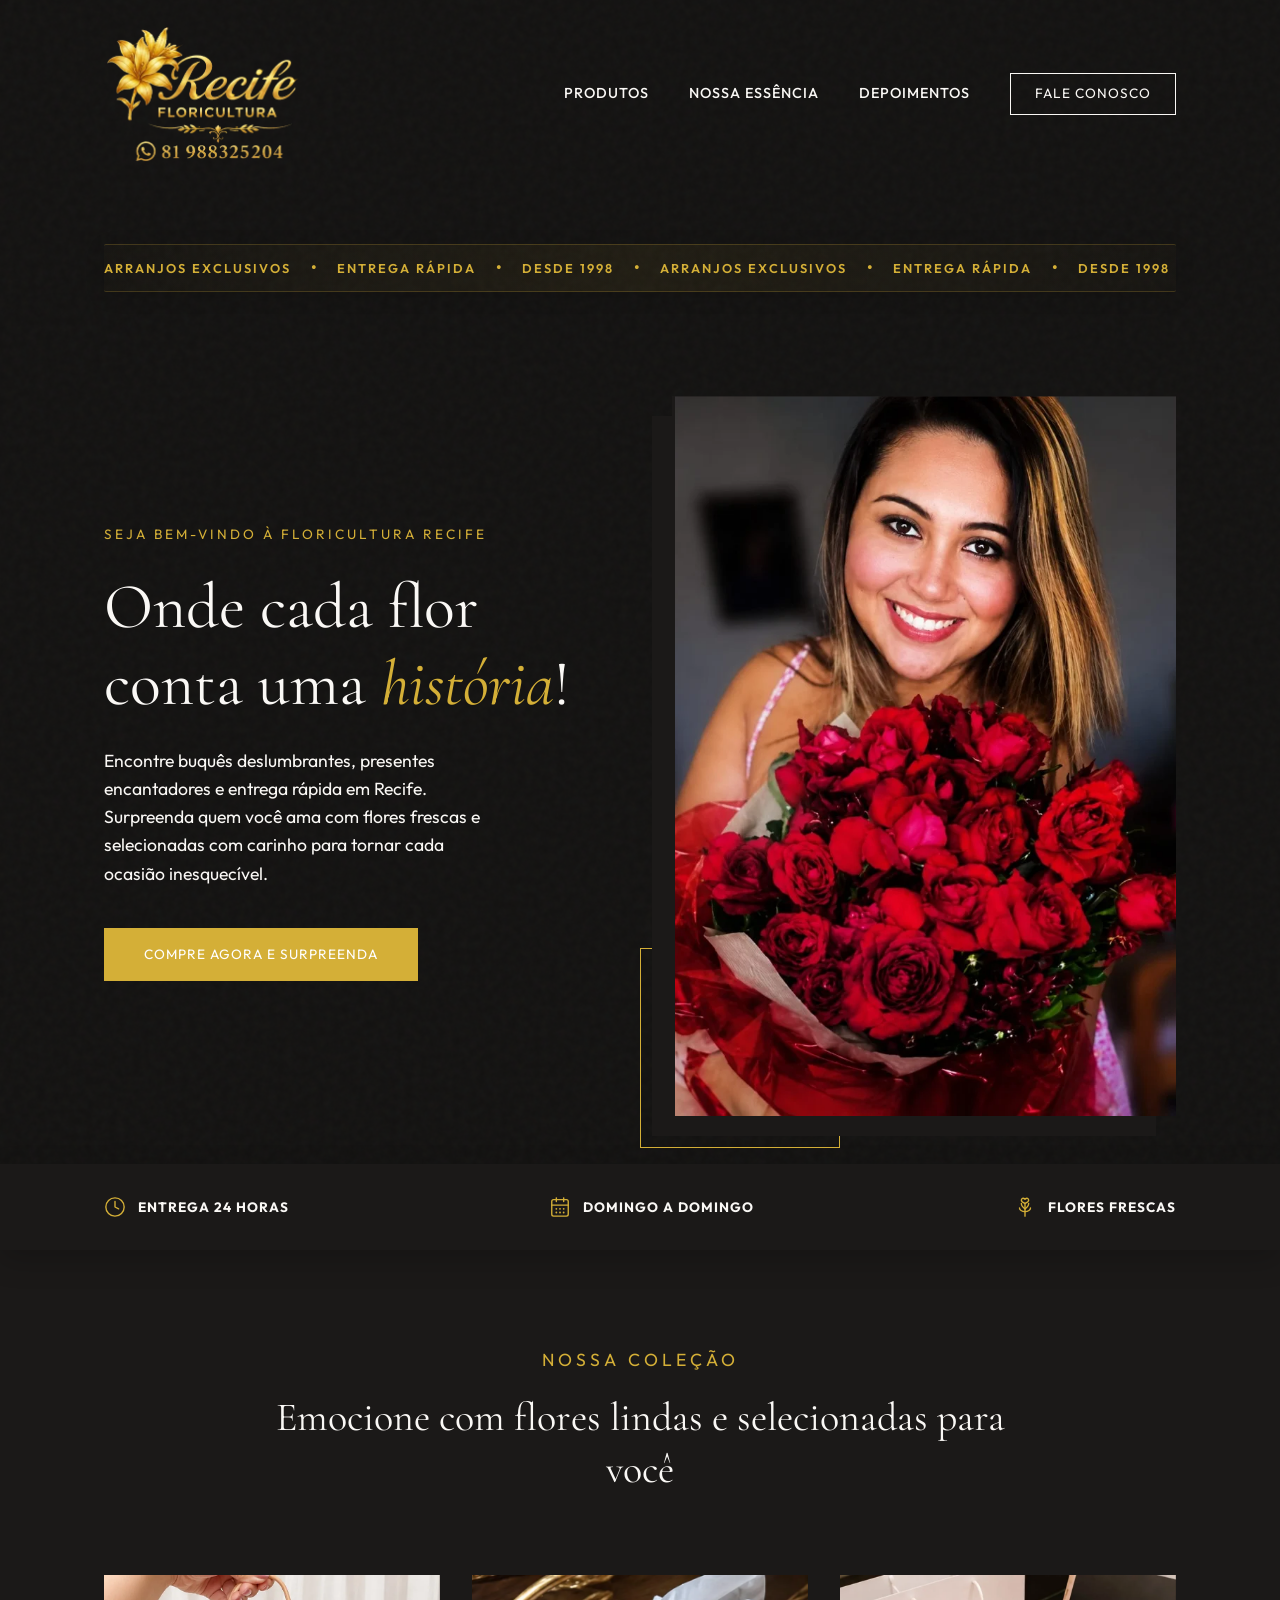
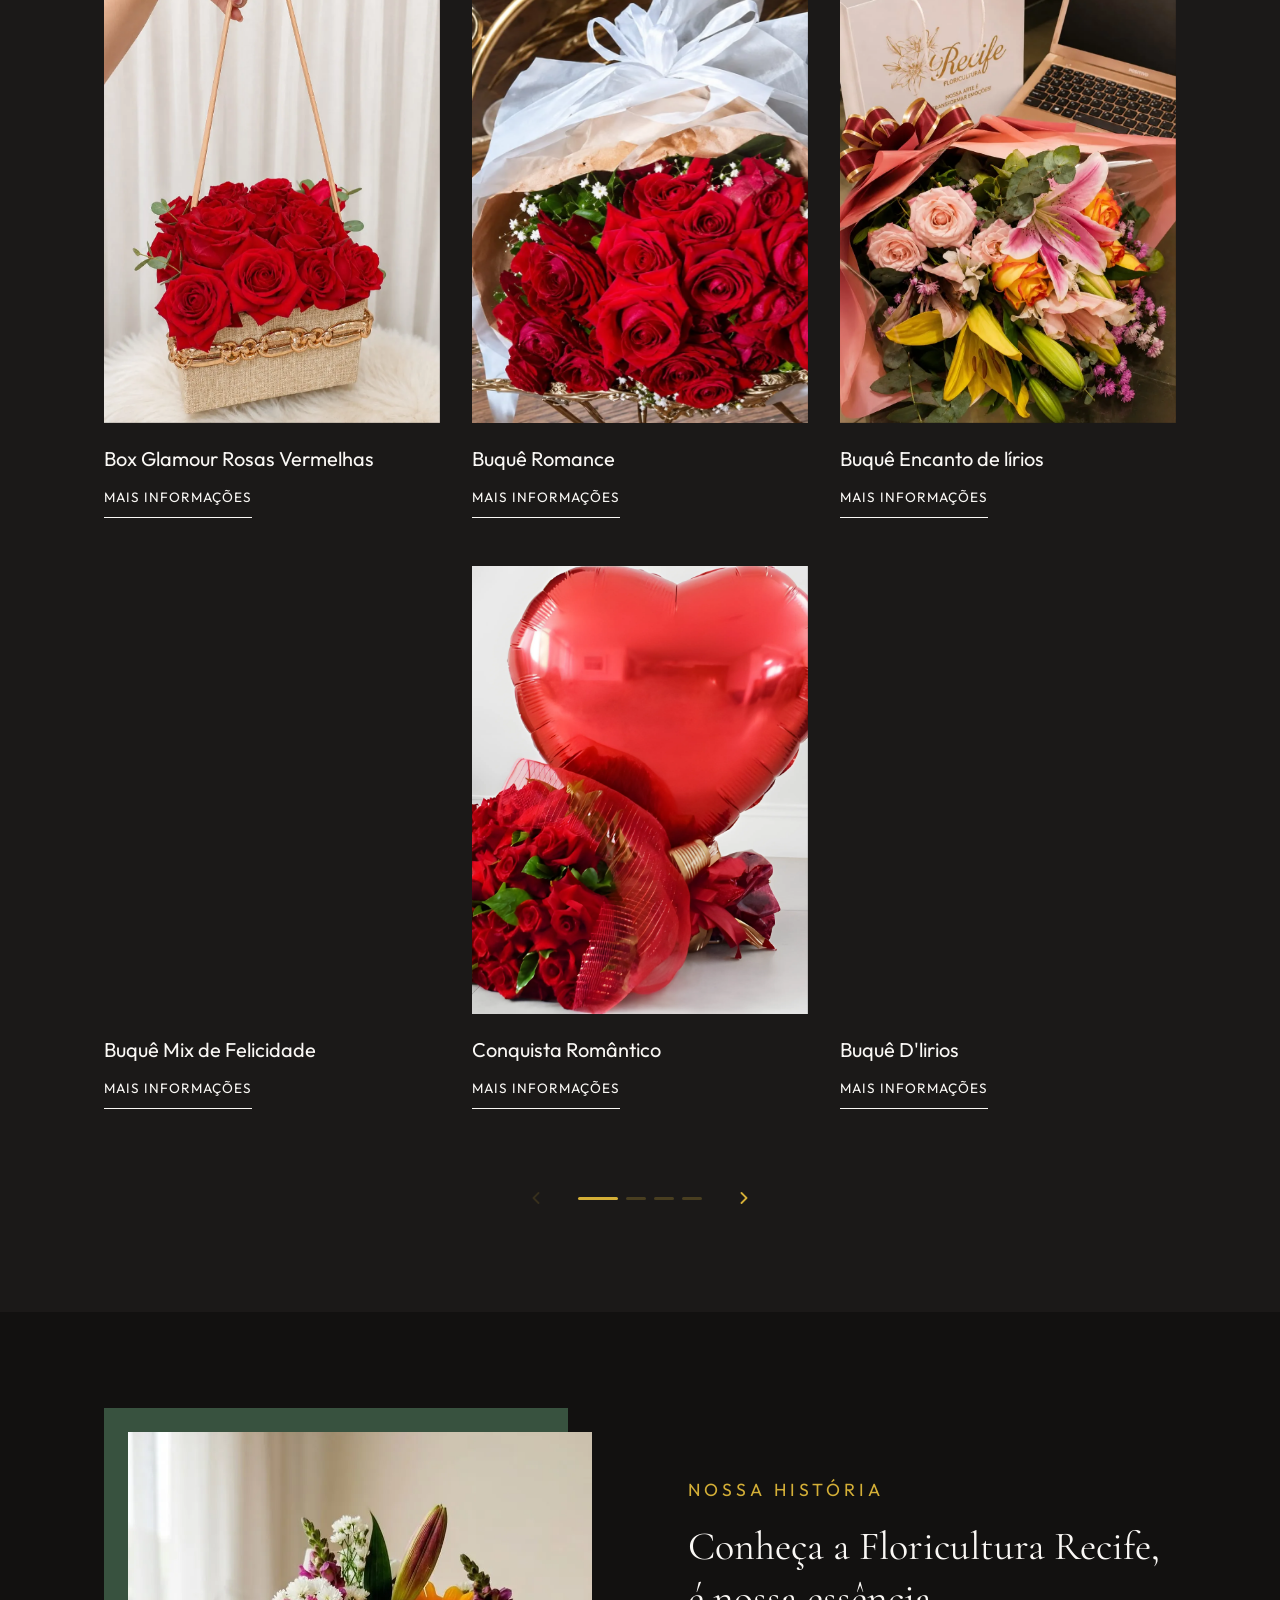
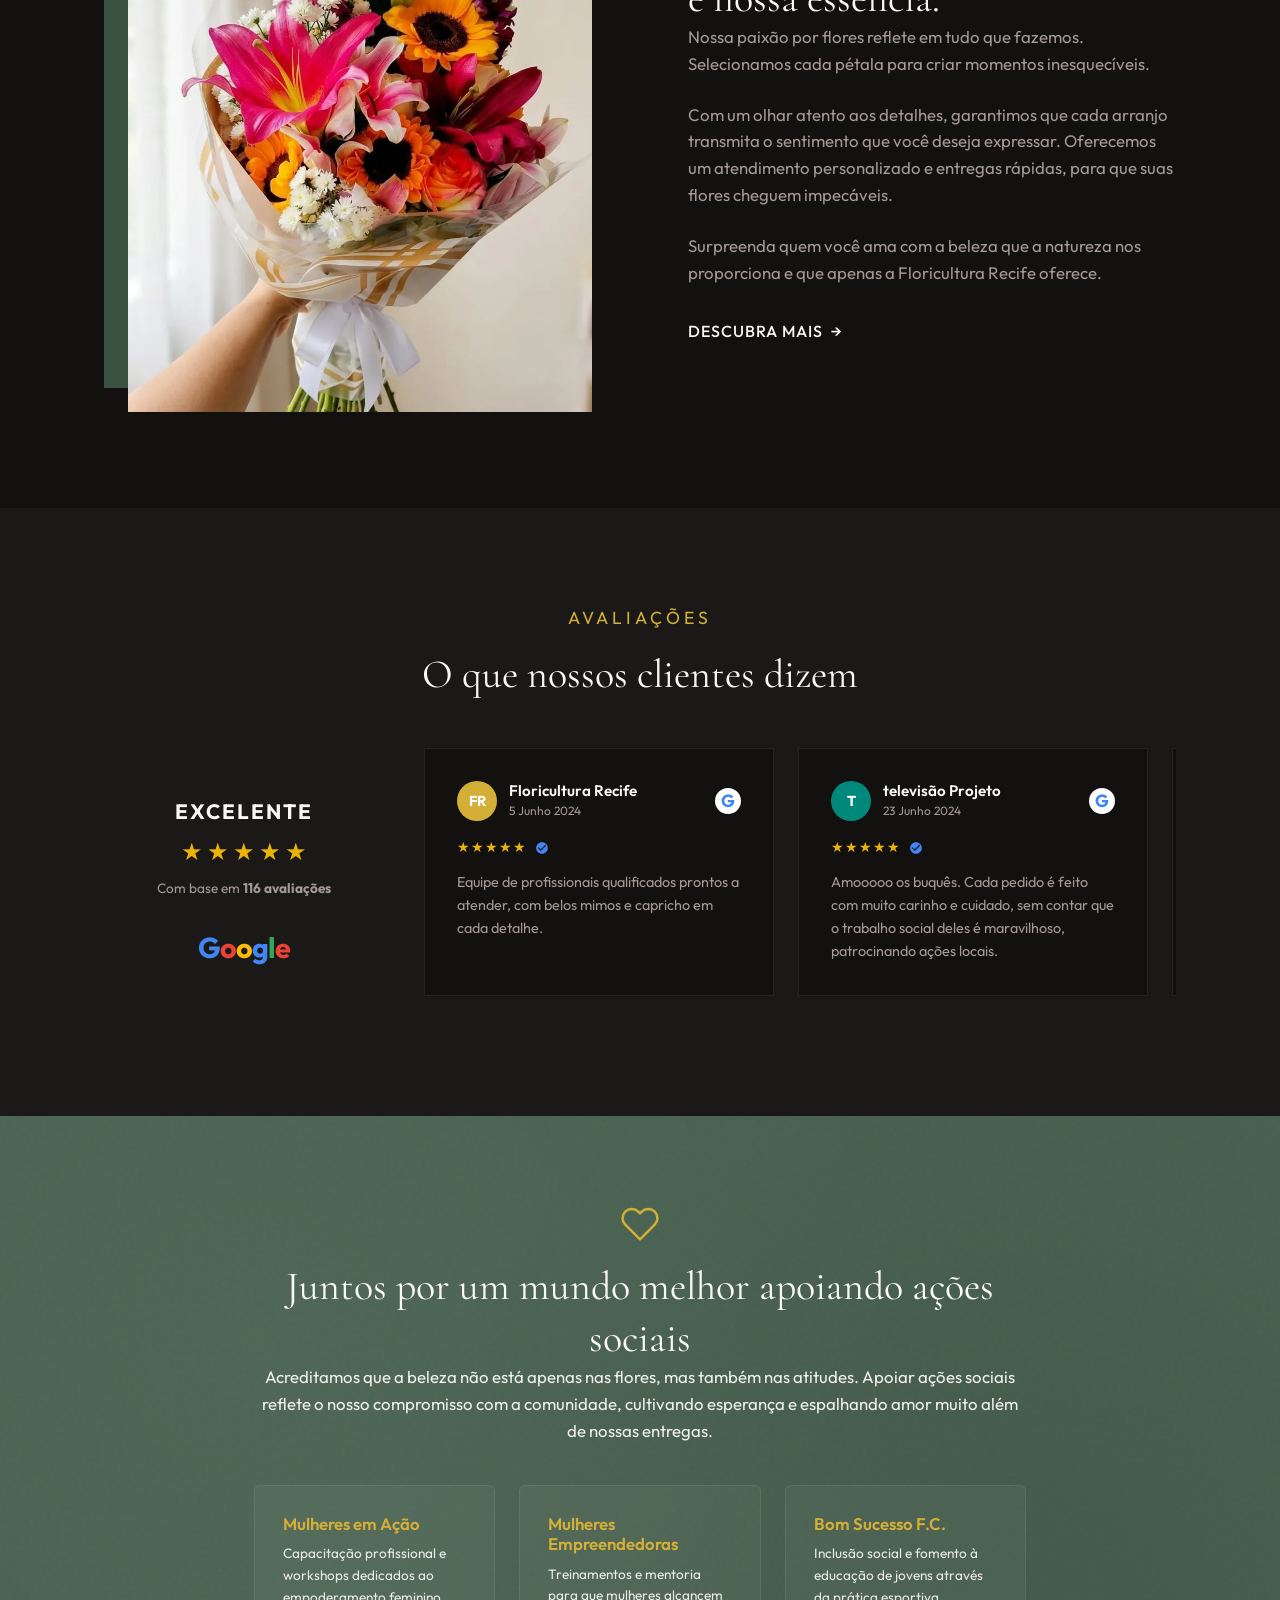
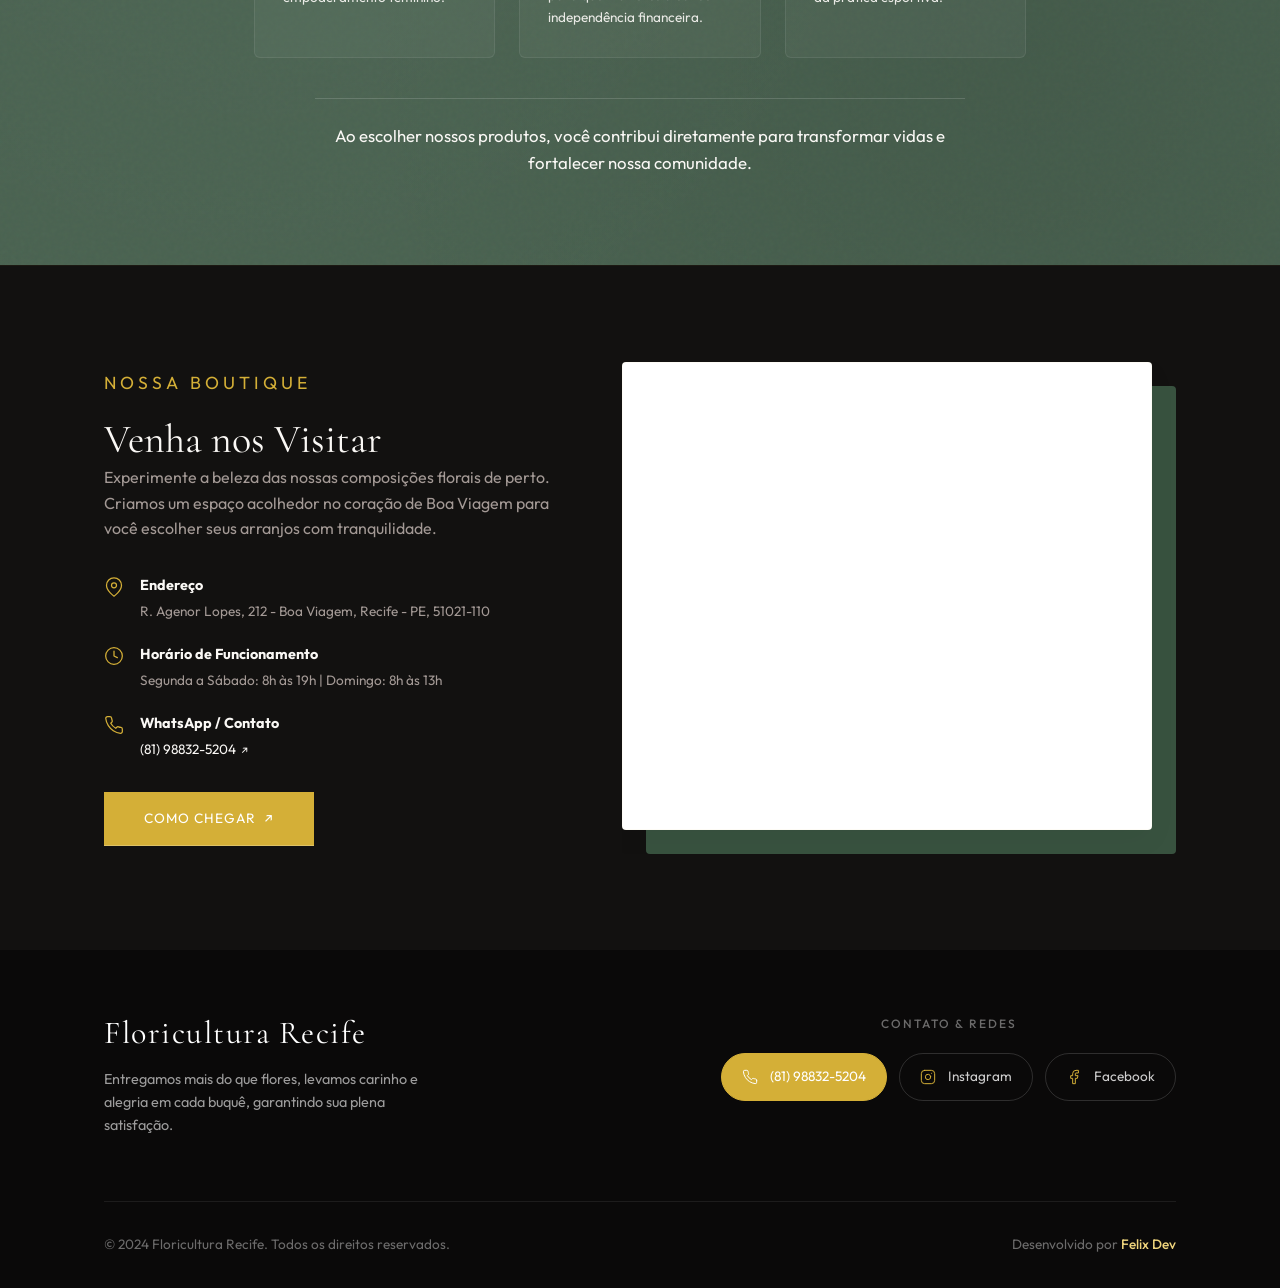
<file: index.html>
<!DOCTYPE html>
<html lang="pt-BR">

<head>
    <meta charset="UTF-8">
    <meta name="viewport" content="width=device-width, initial-scale=1.0">
    <title>Floricultura Recife | Onde cada flor conta uma história</title>
    <meta name="description"
        content="Seja bem-vindo à Floricultura Recife, onde cada flor conta uma história! Encontre buquês deslumbrantes, presentes encantadores e entrega rápida em Recife.">

    <!-- Google Fonts -->
    <link rel="preconnect" href="https://fonts.googleapis.com">
    <link rel="preconnect" href="https://fonts.gstatic.com" crossorigin>
    <link rel="preload" href="https://fonts.googleapis.com/css2?family=Cormorant+Garamond:ital,wght@0,300;0,400;0,500;0,600;0,700;1,400&family=Outfit:wght@300;400;500;600&display=swap" as="style" onload="this.onload=null;this.rel='stylesheet'">
    <noscript><link href="https://fonts.googleapis.com/css2?family=Cormorant+Garamond:ital,wght@0,300;0,400;0,500;0,600;0,700;1,400&family=Outfit:wght@300;400;500;600&display=swap" rel="stylesheet"></noscript>

    <link rel="icon" type="image/png" href="images/logo.png">
    <link rel="apple-touch-icon" href="images/logo.png">
    <link rel="preload" href="images/hero_floral_arrangement.webp" as="image" fetchpriority="high">
    <link rel="preload" href="styles.css?v=2.0.0" as="style">
    <link rel="stylesheet" href="styles.css?v=2.0.0">
</head>

<body>

    <!-- Navigation -->
    <nav class="navbar">
        <div class="container nav-container">
            <a href="https://wa.me/558188325204" class="logo" target="_blank" rel="noopener">
                <img src="images/logo.webp" alt="Floricultura Recife Logo" class="logo-img" decoding="async" width="212" height="150">
            </a>
            <button class="nav-toggle" aria-label="Menu">
                <span></span>
                <span></span>
                <span></span>
            </button>
            <div class="nav-links">
                <a href="#produtos">Produtos</a>
                <a href="#essencia">Nossa Essência</a>
                <a href="#depoimentos">Depoimentos</a>
                <a href="#contato" class="btn-outline">Fale Conosco</a>
            </div>
        </div>
    </nav>

    <!-- Hero Section -->
    <header class="hero">
        <div class="container hero-container">
            <div class="hero-ticker">
                <div class="ticker-track">
                    <div class="ticker-items">
                        <span>Arranjos Exclusivos</span>
                        <span class="ticker-dot">•</span>
                        <span>Entrega Rápida</span>
                        <span class="ticker-dot">•</span>
                        <span>Desde 1998</span>
                        <span class="ticker-dot">•</span>
                        <span>Arranjos Exclusivos</span>
                        <span class="ticker-dot">•</span>
                        <span>Entrega Rápida</span>
                        <span class="ticker-dot">•</span>
                        <span>Desde 1998</span>
                        <span class="ticker-dot">•</span>
                        <span>Arranjos Exclusivos</span>
                        <span class="ticker-dot">•</span>
                        <span>Entrega Rápida</span>
                        <span class="ticker-dot">•</span>
                        <span>Desde 1998</span>
                        <span class="ticker-dot">•</span>
                        <span>Arranjos Exclusivos</span>
                        <span class="ticker-dot">•</span>
                        <span>Entrega Rápida</span>
                        <span class="ticker-dot">•</span>
                        <span>Desde 1998</span>
                        <span class="ticker-dot">•</span>
                    </div>
                    <div class="ticker-items" aria-hidden="true">
                        <span>Arranjos Exclusivos</span>
                        <span class="ticker-dot">•</span>
                        <span>Entrega Rápida</span>
                        <span class="ticker-dot">•</span>
                        <span>Desde 1998</span>
                        <span class="ticker-dot">•</span>
                        <span>Arranjos Exclusivos</span>
                        <span class="ticker-dot">•</span>
                        <span>Entrega Rápida</span>
                        <span class="ticker-dot">•</span>
                        <span>Desde 1998</span>
                        <span class="ticker-dot">•</span>
                        <span>Arranjos Exclusivos</span>
                        <span class="ticker-dot">•</span>
                        <span>Entrega Rápida</span>
                        <span class="ticker-dot">•</span>
                        <span>Desde 1998</span>
                        <span class="ticker-dot">•</span>
                        <span>Arranjos Exclusivos</span>
                        <span class="ticker-dot">•</span>
                        <span>Entrega Rápida</span>
                        <span class="ticker-dot">•</span>
                        <span>Desde 1998</span>
                        <span class="ticker-dot">•</span>
                    </div>
                </div>
            </div>
            <div class="hero-content animate-fade-up">
                <span class="hero-subtitle">Seja bem-vindo à Floricultura Recife</span>
                <h1 class="hero-title">Onde cada flor<br>conta uma <em>história</em>!</h1>
                <p class="hero-text">Encontre buquês deslumbrantes, presentes encantadores e entrega rápida em Recife. Surpreenda quem você ama com flores frescas e selecionadas com carinho para tornar cada ocasião inesquecível.</p>
                <a href="#produtos" class="btn-primary">Compre Agora e Surpreenda</a>
            </div>
            <div class="hero-image-wrapper animate-fade-in in-view">
                <!-- Using generated image -->
                <img src="images/hero_floral_arrangement.webp" alt="Arranjo floral elegante" class="hero-image" decoding="async" fetchpriority="high" width="800" height="695" loading="eager">
                <div class="decorative-element"></div>
            </div>
        </div>
    </header>

    <main id="conteudo-principal">

    <!-- Desktop Ticker Bar — full-width, only visible on desktop (≥993px) -->
    <!-- On mobile/tablet the ticker inside .hero-content is used instead -->
    <div class="desktop-ticker-bar" aria-hidden="true">
        <div class="ticker-track">
            <div class="ticker-items">
                <span>Arranjos Exclusivos</span>
                <span class="ticker-dot">•</span>
                <span>Entrega Rápida</span>
                <span class="ticker-dot">•</span>
                <span>Desde 1998</span>
                <span class="ticker-dot">•</span>
                <span>Arranjos Exclusivos</span>
                <span class="ticker-dot">•</span>
                <span>Entrega Rápida</span>
                <span class="ticker-dot">•</span>
                <span>Desde 1998</span>
                <span class="ticker-dot">•</span>
                <span>Arranjos Exclusivos</span>
                <span class="ticker-dot">•</span>
                <span>Entrega Rápida</span>
                <span class="ticker-dot">•</span>
                <span>Desde 1998</span>
                <span class="ticker-dot">•</span>
                <span>Arranjos Exclusivos</span>
                <span class="ticker-dot">•</span>
                <span>Entrega Rápida</span>
                <span class="ticker-dot">•</span>
                <span>Desde 1998</span>
                <span class="ticker-dot">•</span>
            </div>
            <div class="ticker-items">
                <span>Arranjos Exclusivos</span>
                <span class="ticker-dot">•</span>
                <span>Entrega Rápida</span>
                <span class="ticker-dot">•</span>
                <span>Desde 1998</span>
                <span class="ticker-dot">•</span>
                <span>Arranjos Exclusivos</span>
                <span class="ticker-dot">•</span>
                <span>Entrega Rápida</span>
                <span class="ticker-dot">•</span>
                <span>Desde 1998</span>
                <span class="ticker-dot">•</span>
                <span>Arranjos Exclusivos</span>
                <span class="ticker-dot">•</span>
                <span>Entrega Rápida</span>
                <span class="ticker-dot">•</span>
                <span>Desde 1998</span>
                <span class="ticker-dot">•</span>
                <span>Arranjos Exclusivos</span>
                <span class="ticker-dot">•</span>
                <span>Entrega Rápida</span>
                <span class="ticker-dot">•</span>
                <span>Desde 1998</span>
                <span class="ticker-dot">•</span>
            </div>
        </div>
    </div>

    <!-- Features Bar -->
    <div class="features-bar">
        <div class="container features-container">
            <div class="feature-item">
                <span class="feature-icon">
                    <svg xmlns="http://www.w3.org/2000/svg" viewBox="0 0 24 24" fill="none" stroke="currentColor"
                        stroke-width="1.5" stroke-linecap="round" stroke-linejoin="round">
                        <circle cx="12" cy="12" r="10" />
                        <polyline points="12 6 12 12 16 14" />
                    </svg>
                </span>
                <!-- 👇 ALTERE O TEXTO DO PRIMEIRO BENEFÍCIO AQUI 👇 -->
                <span class="feature-text">Entrega 24 Horas</span>
            </div>
            <div class="feature-item">
                <span class="feature-icon">
                    <svg xmlns="http://www.w3.org/2000/svg" viewBox="0 0 24 24" fill="none" stroke="currentColor"
                        stroke-width="1.5" stroke-linecap="round" stroke-linejoin="round">
                        <rect x="3" y="4" width="18" height="18" rx="2" ry="2" />
                        <line x1="16" y1="2" x2="16" y2="6" />
                        <line x1="8" y1="2" x2="8" y2="6" />
                        <line x1="3" y1="10" x2="21" y2="10" />
                        <path d="M8 14h.01M12 14h.01M16 14h.01M8 18h.01M12 18h.01M16 18h.01" stroke-width="2" />
                    </svg>
                </span>
                <!-- 👇 ALTERE O TEXTO DO SEGUNDO BENEFÍCIO AQUI 👇 -->
                <span class="feature-text">Domingo a Domingo</span>
            </div>
            <div class="feature-item">
                <span class="feature-icon">
                    <svg xmlns="http://www.w3.org/2000/svg" viewBox="0 0 24 24" fill="none" stroke="currentColor"
                        stroke-width="1.5" stroke-linecap="round" stroke-linejoin="round">
                        <path d="M12 22V8" />
                        <path d="M12 8C12 8 8 6.5 8 4.5C8 2.5 10 1.5 12 3.5C14 1.5 16 2.5 16 4.5C16 6.5 12 8 12 8Z" />
                        <path d="M12 14c2.5-1.5 4-4 4-6" />
                        <path d="M12 14c-2.5-1.5-4-4-4-6" />
                        <path d="M12 17c3.5 0 6-2 6-4" />
                        <path d="M12 17c-3.5 0-6-2-6-4" />
                    </svg>
                </span>
                <!-- 👇 ALTERE O TEXTO DO TERCEIRO BENEFÍCIO AQUI 👇 -->
                <span class="feature-text">Flores Frescas</span>
            </div>
        </div>
    </div>

    <!-- Products Section -->
    <section id="produtos" class="section products-section">
        <div class="container">
            <div class="section-header text-center animate-fade-up">
                <p class="section-subtitle">Nossa Coleção</p>
                <h2 class="section-title">Emocione com flores lindas e selecionadas para você</h2>
            </div>

            <div class="products-slider-outer animate-fade-in">
                <div class="products-slider-wrapper">
                    <div class="products-slider-track">
                        <!-- Page 1 -->
                        <div class="slider-page">
                            <div class="product-card animate-fade-up" style="animation-delay: 0.1s;">
                                <div class="product-image">
                                    <a href="produto.html?id=box-glamour-rosas">
                                        <img src="images/box_glamour_rosas.webp" width="600" height="800" loading="eager" alt="Box Glamour Rosas Vermelhas" decoding="async">
                                    </a>
                                </div>
                                <div class="product-info">
                                    <h3>Box Glamour Rosas Vermelhas</h3>
                                    <a href="produto.html?id=box-glamour-rosas" class="btn-secondary">Mais Informações</a>
                                </div>
                            </div>

                            <div class="product-card animate-fade-up" style="animation-delay: 0.2s;">
                                <div class="product-image">
                                    <a href="produto.html?id=buque-romance">
                                        <img src="images/buque_romance_novo.webp" width="600" height="800" loading="eager" alt="Buquê Romance" decoding="async">
                                    </a>
                                </div>
                                <div class="product-info">
                                    <h3>Buquê Romance</h3>
                                    <a href="produto.html?id=buque-romance" class="btn-secondary">Mais Informações</a>
                                </div>
                            </div>

                            <div class="product-card animate-fade-up" style="animation-delay: 0.3s;">
                                <div class="product-image">
                                    <a href="produto.html?id=buque-encanto-lirios">
                                        <img src="images/buque_encanto_lirios.webp" width="600" height="800" loading="eager" alt="Buquê Encanto de lírios" decoding="async">
                                    </a>
                                </div>
                                <div class="product-info">
                                    <h3>Buquê Encanto de lírios</h3>
                                    <a href="produto.html?id=buque-encanto-lirios" class="btn-secondary">Mais Informações</a>
                                </div>
                            </div>

                            <div class="product-card animate-fade-up" style="animation-delay: 0.4s;">
                                <div class="product-image">
                                    <a href="produto.html?id=buque-mix-felicidade">
                                        <img src="images/bouquet_happiness.webp" width="600" height="800" loading="eager" alt="Buquê Mix de Felicidade" decoding="async">
                                    </a>
                                </div>
                                <div class="product-info">
                                    <h3>Buquê Mix de Felicidade</h3>
                                    <a href="produto.html?id=buque-mix-felicidade" class="btn-secondary">Mais Informações</a>
                                </div>
                            </div>

                            <div class="product-card animate-fade-up" style="animation-delay: 0.5s;">
                                <div class="product-image">
                                    <a href="produto.html?id=conquista-romantico">
                                        <img src="images/conquista_romantico.webp" width="600" height="800" loading="eager" alt="Conquista Romântico" decoding="async">
                                    </a>
                                </div>
                                <div class="product-info">
                                    <h3>Conquista Romântico</h3>
                                    <a href="produto.html?id=conquista-romantico" class="btn-secondary">Mais Informações</a>
                                </div>
                            </div>

                            <div class="product-card animate-fade-up" style="animation-delay: 0.6s;">
                                <div class="product-image">
                                    <a href="produto.html?id=buque-dlirios">
                                        <img src="images/buque_dlirios.webp" width="600" height="800" loading="eager" alt="Buquê D'lirios" decoding="async">
                                    </a>
                                </div>
                                <div class="product-info">
                                    <h3>Buquê D'lirios</h3>
                                    <a href="produto.html?id=buque-dlirios" class="btn-secondary">Mais Informações</a>
                                </div>
                            </div>
                        </div>

                        <!-- Page 2 -->
                        <div class="slider-page">
                            <div class="product-card animate-fade-up" style="animation-delay: 0.1s;">
                                <div class="product-image">
                                    <a href="produto.html?id=buque-rosas-eternos-namorados">
                                        <img src="images/BUQUE GIGANTE.webp" width="600" height="800" loading="eager" alt="Buquê Rosas Eternos Namorados" decoding="async">
                                    </a>
                                </div>
                                <div class="product-info">
                                    <h3>Buquê Rosas Eternos Namorados</h3>
                                    <a href="produto.html?id=buque-rosas-eternos-namorados" class="btn-secondary">Mais Informações</a>
                                </div>
                            </div>
                            <div class="product-card animate-fade-up" style="animation-delay: 0.2s;">
                                <div class="product-image">
                                    <a href="produto.html?id=box-sol-da-minha-vida">
                                        <img src="images/birthday_basket.webp" width="600" height="800" loading="eager" alt="Box Sol da Minha Vida" decoding="async">
                                    </a>
                                </div>
                                <div class="product-info">
                                    <h3>Box Sol da Minha Vida</h3>
                                    <a href="produto.html?id=box-sol-da-minha-vida" class="btn-secondary">Mais Informações</a>
                                </div>
                            </div>
                            <div class="product-card animate-fade-up" style="animation-delay: 0.3s;">
                                <div class="product-image">
                                    <a href="produto.html?id=buque-mix-flores">
                                        <img src="images/buque_mix_flores.jpg" width="600" height="800" loading="eager" alt="Buquê mix de flores" decoding="async">
                                    </a>
                                </div>
                                <div class="product-info">
                                    <h3>Buquê mix de flores</h3>
                                    <a href="produto.html?id=buque-mix-flores" class="btn-secondary">Mais Informações</a>
                                </div>
                            </div>
                            <div class="product-card animate-fade-up" style="animation-delay: 0.4s;">
                                <div class="product-image">
                                    <a href="produto.html?id=buque-amor-felicidade">
                                        <img src="images/buque_amor_felicidade.webp" width="600" height="800" loading="eager" alt="Buquê Amor e Felicidade" decoding="async">
                                    </a>
                                </div>
                                <div class="product-info">
                                    <h3>Buquê Amor e Felicidade</h3>
                                    <a href="produto.html?id=buque-amor-felicidade" class="btn-secondary">Mais Informações</a>
                                </div>
                            </div>
                            <div class="product-card animate-fade-up" style="animation-delay: 0.5s;">
                                <div class="product-image">
                                    <a href="produto.html?id=cesta-cafe-buque-rosas">
                                        <img src="images/cesta_cafe_buque_rosas.webp" width="600" height="800" loading="eager" alt="Cesta Café com Buquê" decoding="async">
                                    </a>
                                </div>
                                <div class="product-info">
                                    <h3>Cesta Café com Buquê</h3>
                                    <a href="produto.html?id=cesta-cafe-buque-rosas" class="btn-secondary">Mais Informações</a>
                                </div>
                            </div>
                            <div class="product-card animate-fade-up" style="animation-delay: 0.6s;">
                                <div class="product-image">
                                    <a href="produto.html?id=buque-rosas-brancas">
                                        <img src="images/buque_rosas_brancas.webp" width="600" height="800" loading="eager" alt="Buquê de Rosas Brancas" decoding="async">
                                    </a>
                                </div>
                                <div class="product-info">
                                    <h3>Buquê de Rosas Brancas</h3>
                                    <a href="produto.html?id=buque-rosas-brancas" class="btn-secondary">Mais Informações</a>
                                </div>
                            </div>
                        </div>

                        <!-- Page 3 -->
                        <div class="slider-page">
                            <div class="product-card animate-fade-up" style="animation-delay: 0.1s;">
                                <div class="product-image">
                                    <a href="produto.html?id=orquideas">
                                        <img src="images/orquideas.webp" width="600" height="800" loading="eager" alt="Orquídeas" decoding="async">
                                    </a>
                                </div>
                                <div class="product-info">
                                    <h3>Orquídeas</h3>
                                    <a href="produto.html?id=orquideas" class="btn-secondary">Mais Informações</a>
                                </div>
                            </div>
                            <div class="product-card animate-fade-up" style="animation-delay: 0.2s;">
                                <div class="product-image">
                                    <a href="produto.html?id=kit-romance">
                                        <img src="images/kit_romance.webp" width="600" height="800" loading="eager" alt="Kit Romance" decoding="async">
                                    </a>
                                </div>
                                <div class="product-info">
                                    <h3>Kit Romance</h3>
                                    <a href="produto.html?id=kit-romance" class="btn-secondary">Mais Informações</a>
                                </div>
                            </div>
                            <div class="product-card animate-fade-up" style="animation-delay: 0.3s;">
                                <div class="product-image">
                                    <a href="produto.html?id=mix-especial">
                                        <img src="images/mix_especial.webp" width="600" height="800" loading="eager" alt="Mix Especial" decoding="async">
                                    </a>
                                </div>
                                <div class="product-info">
                                    <h3>Mix Especial</h3>
                                    <a href="produto.html?id=mix-especial" class="btn-secondary">Mais Informações</a>
                                </div>
                            </div>
                            <div class="product-card animate-fade-up" style="animation-delay: 0.4s;">
                                <div class="product-image">
                                    <a href="produto.html?id=kit-especial-te-amo">
                                        <img src="images/kit_especial_te_amo.webp" width="600" height="800" loading="eager" alt="Kit Especial Te Amo" decoding="async">
                                    </a>
                                </div>
                                <div class="product-info">
                                    <h3>Kit Especial Te Amo</h3>
                                    <a href="produto.html?id=kit-especial-te-amo" class="btn-secondary">Mais Informações</a>
                                </div>
                            </div>
                            <div class="product-card animate-fade-up" style="animation-delay: 0.5s;">
                                <div class="product-image">
                                    <a href="produto.html?id=mimo-girassóis">
                                        <img src="images/mimo_girassois.webp" width="600" height="800" loading="eager" alt="Mimo Girassóis" decoding="async">
                                    </a>
                                </div>
                                <div class="product-info">
                                    <h3>Mimo Girassóis</h3>
                                    <a href="produto.html?id=mimo-girassóis" class="btn-secondary">Mais Informações</a>
                                </div>
                            </div>
                            <div class="product-card animate-fade-up" style="animation-delay: 0.6s;">
                                <div class="product-image">
                                    <a href="produto.html?id=cesta-romantica-com-chocolate">
                                        <img src="images/cesta_romantica_com_chocolate.webp" width="600" height="800" loading="eager" alt="Cesta Romântica com chocolate" decoding="async">
                                    </a>
                                </div>
                                <div class="product-info">
                                    <h3>Cesta Romântica com chocolate</h3>
                                    <a href="produto.html?id=cesta-romantica-com-chocolate" class="btn-secondary">Mais Informações</a>
                                </div>
                            </div>
                        </div>

                        <!-- Page 4 -->
                        <div class="slider-page">
                            <div class="product-card animate-fade-up" style="animation-delay: 0.1s;">
                                <div class="product-image">
                                    <a href="produto.html?id=cesta-de-girassóis-com-rosas">
                                        <img src="images/cesta_de_girassois_com_rosas.webp" width="600" height="800" loading="eager" alt="Cesta de Girassóis com rosas" decoding="async">
                                    </a>
                                </div>
                                <div class="product-info">
                                    <h3>Cesta de Girassóis com rosas</h3>
                                    <a href="produto.html?id=cesta-de-girassóis-com-rosas" class="btn-secondary">Mais Informações</a>
                                </div>
                            </div>
                            <div class="product-card animate-fade-up" style="animation-delay: 0.2s;">
                                <div class="product-image">
                                    <a href="produto.html?id=cesta-mix-mimo-especial">
                                        <img src="images/cesta_mix_mimo_especial.webp" width="600" height="800" loading="eager" alt="Cesta Mix Mimo Especial" decoding="async">
                                    </a>
                                </div>
                                <div class="product-info">
                                    <h3>Cesta Mix Mimo Especial</h3>
                                    <a href="produto.html?id=cesta-mix-mimo-especial" class="btn-secondary">Mais Informações</a>
                                </div>
                            </div>
                            <div class="product-card animate-fade-up" style="animation-delay: 0.3s;">
                                <div class="product-image">
                                    <a href="produto.html?id=buque-conquista">
                                        <img src="images/buque_conquista.webp" width="600" height="800" loading="eager" alt="Buquê Conquista" decoding="async">
                                    </a>
                                </div>
                                <div class="product-info">
                                    <h3>Buquê Conquista</h3>
                                    <a href="produto.html?id=buque-conquista" class="btn-secondary">Mais Informações</a>
                                </div>
                            </div>
                            <div class="product-card animate-fade-up" style="animation-delay: 0.4s;">
                                <div class="product-image">
                                    <a href="produto.html?id=kit-rosas-e-chocolate">
                                        <img src="images/luxury_basket_joy.webp" width="600" height="800" loading="eager" alt="Kit Rosas e Chocolate" decoding="async">
                                    </a>
                                </div>
                                <div class="product-info">
                                    <h3>Kit Rosas e Chocolate</h3>
                                    <a href="produto.html?id=kit-rosas-e-chocolate" class="btn-secondary">Mais Informações</a>
                                </div>
                            </div>
                            <div class="product-card animate-fade-up" style="animation-delay: 0.5s;">
                                <div class="product-image">
                                    <a href="produto.html?id=buque-lirios-rosas">
                                        <img src="images/bouquet_lilies_roses.webp" width="600" height="800" loading="eager" alt="Buquê Lírios com Rosas" decoding="async">
                                    </a>
                                </div>
                                <div class="product-info">
                                    <h3>Buquê Lírios com Rosas</h3>
                                    <a href="produto.html?id=buque-lirios-rosas" class="btn-secondary">Mais Informações</a>
                                </div>
                            </div>
                            <div class="product-card animate-fade-up" style="animation-delay: 0.6s;">
                                <div class="product-image">
                                    <a href="produto.html?id=buque-aniversario">
                                        <img src="images/bouquet_anniversary.webp" width="600" height="800" loading="eager" alt="Buquê Aniversário" decoding="async">
                                    </a>
                                </div>
                                <div class="product-info">
                                    <h3>Buquê Aniversário</h3>
                                    <a href="produto.html?id=buque-aniversario" class="btn-secondary">Mais Informações</a>
                                </div>
                            </div>
                        </div>

                        <!-- Page 4 -->
                        <!-- <div class="slider-page"> -->
                        <!-- Product 1 -->
                        <!-- <div class="product-card animate-fade-up" style="animation-delay: 0.1s;">
                                <div class="product-image">
                                    <a href="produto.html?id=buque-aniversario">
                                        <img src="images/bouquet_anniversary.webp" width="600" height="800" loading="eager" alt="Buquê Aniversário">
                                    </a>
                                </div>
                                <div class="product-info">
                                    <h3>Buquê Aniversário</h3>
                                    <a href="produto.html?id=buque-aniversario" class="btn-secondary">Mais
                                        Informações</a>
                                </div>
                            </div> -->

                        <!-- Product 2 -->
                        <!-- <div class="product-card animate-fade-up" style="animation-delay: 0.2s;">
                                <div class="product-image">
                                    <a href="produto.html?id=buque-mix-alegria">
                                        <img src="images/bouquet_joy.webp" width="600" height="800" loading="eager" alt="Buquê Romântico">
                                    </a>
                                </div>
                                <div class="product-info">
                                    <h3>Buquê Romântico</h3>
                                    <a href="produto.html?id=buque-mix-alegria" class="btn-secondary">Mais
                                        Informações</a>
                                </div>
                            </div> -->

                        <!-- Product 3 -->
                        <!-- <div class="product-card animate-fade-up" style="animation-delay: 0.3s;">
                                <div class="product-image">
                                    <a href="produto.html?id=buque-mix-felicidade">
                                        <img src="images/bouquet_happiness.webp" width="600" height="800" loading="eager" alt="Buquê Mix de Felicidade">
                                    </a>
                                </div>
                                <div class="product-info">
                                    <h3>Buquê Mix de Felicidade</h3>
                                    <a href="produto.html?id=buque-mix-felicidade" class="btn-secondary">Mais
                                        Informações</a>
                                </div>
                            </div> -->

                        <!-- Product 4 -->
                        <!-- <div class="product-card animate-fade-up" style="animation-delay: 0.4s;">
                                <div class="product-image">
                                    <a href="produto.html?id=buque-lirios-rosas">
                                        <img src="images/bouquet_lilies_roses.webp" width="600" height="800" loading="eager" alt="Buquê Lírios com Rosas">
                                    </a>
                                </div>
                                <div class="product-info">
                                    <h3>Buquê Lírios com Rosas</h3>
                                    <a href="produto.html?id=buque-lirios-rosas" class="btn-secondary">Mais
                                        Informações</a>
                                </div>
                            </div> -->

                        <!-- Product 5 -->
                        <!-- <div class="product-card animate-fade-up" style="animation-delay: 0.5s;">
                                <div class="product-image">
                                    <a href="produto.html?id=cesta-aniversario">
                                        <img src="images/birthday_basket.webp" width="600" height="800" loading="eager" alt="Box Sol da Minha Vida">
                                    </a>
                                </div>
                                <div class="product-info">
                                    <h3>Box Sol da Minha Vida</h3>
                                    <a href="produto.html?id=cesta-aniversario" class="btn-secondary">Mais
                                        Informações</a>
                                </div>
                            </div> -->

                        <!-- Product 6 -->
                        <!-- <div class="product-card animate-fade-up" style="animation-delay: 0.6s;">
                                <div class="product-image">
                                    <a href="produto.html?id=cesta-luxo-felicidade">
                                        <img src="images/luxury_basket_joy.webp" width="600" height="800" loading="eager" alt="Cesta Luxo Mix de Felicidade">
                                    </a>
                                </div>
                                <div class="product-info">
                                    <h3>Cesta Luxo Mix de Felicidade</h3>
                                    <a href="produto.html?id=cesta-luxo-felicidade" class="btn-secondary">Mais
                                        Informações</a>
                                </div>
                            </div> -->
                        <!-- </div> -->
                    </div>
                </div>
            </div>

            <!-- Slider Controls Wrapper (Arrows + Dots) -->
            <div class="slider-controls-wrapper animate-fade-in">
                <button class="slider-arrow prev" aria-label="Anterior">
                    <svg xmlns="http://www.w3.org/2000/svg" viewBox="0 0 24 24" fill="none" stroke="currentColor"
                        stroke-width="2.8" stroke-linecap="round" stroke-linejoin="round">
                        <polyline points="15 18 9 12 15 6"></polyline>
                    </svg>
                </button>

                <!-- Pagination dynamic -->
                <div class="pagination products-pagination"></div>

                <button class="slider-arrow next" aria-label="Próximo">
                    <svg xmlns="http://www.w3.org/2000/svg" viewBox="0 0 24 24" fill="none" stroke="currentColor"
                        stroke-width="2.8" stroke-linecap="round" stroke-linejoin="round">
                        <polyline points="9 18 15 12 9 6"></polyline>
                    </svg>
                </button>
            </div>
        </div>
    </section>

    <!-- About Section -->
    <section id="essencia" class="section about-section">
        <div class="container about-container">
            <div class="about-image-wrapper animate-fade-in">
                <img src="images/about_florist_history.webp" alt="Nossa história na Floricultura Recife" class="about-image" decoding="async" width="800" height="995" loading="eager">
            </div>
            <div class="about-content animate-fade-up">
                <p class="section-subtitle">Nossa História</p>
                <h2 class="section-title">Conheça a Floricultura Recife, é nossa essência.</h2>
                <div class="about-text">
                    <p>Nossa paixão por flores reflete em tudo que fazemos. Selecionamos cada pétala para criar momentos
                        inesquecíveis.</p>
                    <p>Com um olhar atento aos detalhes, garantimos que cada arranjo transmita o sentimento que você
                        deseja expressar. Oferecemos um atendimento personalizado e entregas rápidas, para que suas
                        flores cheguem impecáveis.</p>
                    <p>Surpreenda quem você ama com a beleza que a natureza nos proporciona e que apenas a Floricultura
                        Recife oferece.</p>
                </div>
                <a href="#" class="link-arrow">Descubra mais <span>→</span></a>
            </div>
        </div>
    </section>

    <!-- Testimonials Section -->
    <section id="depoimentos" class="section testimonials-section">
        <div class="container">
            <div class="section-header text-center animate-fade-up">
                <p class="section-subtitle">Avaliações</p>
                <h2 class="section-title">O que nossos clientes dizem</h2>
            </div>

            <div class="google-reviews-container">
                <!-- Google Rating Sidebar Card -->
                <div class="google-rating-card animate-fade-up">
                    <h3 class="rating-status">EXCELENTE</h3>
                    <div class="rating-stars">
                        <span>★</span><span>★</span><span>★</span><span>★</span><span>★</span>
                    </div>
                    <p class="rating-info">Com base em <strong>116 avaliações</strong></p>
                    <div class="google-brand">
                        <div class="google-logo-text">
                            <span class="g-blue">G</span><span class="g-red">o</span><span
                                class="g-yellow">o</span><span class="g-blue">g</span><span
                                class="g-green">l</span><span class="g-red">e</span>
                        </div>
                    </div>
                </div>

                <!-- Google Review Cards Grid/Slider -->
                <div class="reviews-slider-wrapper animate-fade-up" style="animation-delay: 0.1s;">
                    <div class="reviews-slider">
                        <!-- Review 1 -->
                        <div class="google-review-card">
                            <div class="review-card-header">
                                <div class="review-user-info">
                                    <div class="user-avatar avatar-pic">
                                        <span>FR</span>
                                    </div>
                                    <div>
                                        <h4 class="user-name">Floricultura Recife</h4>
                                        <span class="review-date">5 Junho 2024</span>
                                    </div>
                                </div>
                                <span class="google-g-icon">G</span>
                            </div>
                            <div class="review-rating-row">
                                <div class="card-stars">★★★★★</div>
                                <span class="verified-badge">
                                    <svg viewBox="0 0 24 24" width="14" height="14" fill="currentColor">
                                        <path
                                            d="M12 2C6.48 2 2 6.48 2 12s4.48 10 10 10 10-4.48 10-10S17.52 2 12 2zm-2 15l-5-5 1.41-1.41L10 14.17l7.59-7.59L19 8l-9 9z" />
                                    </svg>
                                </span>
                            </div>
                            <p class="review-text">Equipe de profissionais qualificados prontos a atender, com belos
                                mimos e capricho em cada detalhe.</p>
                        </div>

                        <!-- Review 2 -->
                        <div class="google-review-card">
                            <div class="review-card-header">
                                <div class="review-user-info">
                                    <div class="user-avatar avatar-t">
                                        <span>T</span>
                                    </div>
                                    <div>
                                        <h4 class="user-name">televisão Projeto</h4>
                                        <span class="review-date">23 Junho 2024</span>
                                    </div>
                                </div>
                                <span class="google-g-icon">G</span>
                            </div>
                            <div class="review-rating-row">
                                <div class="card-stars">★★★★★</div>
                                <span class="verified-badge">
                                    <svg viewBox="0 0 24 24" width="14" height="14" fill="currentColor">
                                        <path
                                            d="M12 2C6.48 2 2 6.48 2 12s4.48 10 10 10 10-4.48 10-10S17.52 2 12 2zm-2 15l-5-5 1.41-1.41L10 14.17l7.59-7.59L19 8l-9 9z" />
                                    </svg>
                                </span>
                            </div>
                            <p class="review-text">Amooooo os buquês. Cada pedido é feito com muito carinho e cuidado,
                                sem contar que o trabalho social deles é maravilhoso, patrocinando ações locais.</p>
                        </div>

                        <!-- Review 3 -->
                        <div class="google-review-card">
                            <div class="review-card-header">
                                <div class="review-user-info">
                                    <div class="user-avatar avatar-f">
                                        <span>F</span>
                                    </div>
                                    <div>
                                        <h4 class="user-name">Fábio Figueiredo de Miranda</h4>
                                        <span class="review-date">12 Maio 2024</span>
                                    </div>
                                </div>
                                <span class="google-g-icon">G</span>
                            </div>
                            <div class="review-rating-row">
                                <div class="card-stars">★★★★★</div>
                                <span class="verified-badge">
                                    <svg viewBox="0 0 24 24" width="14" height="14" fill="currentColor">
                                        <path
                                            d="M12 2C6.48 2 2 6.48 2 12s4.48 10 10 10 10-4.48 10-10S17.52 2 12 2zm-2 15l-5-5 1.41-1.41L10 14.17l7.59-7.59L19 8l-9 9z" />
                                    </svg>
                                </span>
                            </div>
                            <p class="review-text">Encomendei um arranjo com rosas e girassóis para receber minha esposa
                                no aeroporto. Atendimento excelente e preço justo!</p>
                        </div>

                        <!-- Review 4 -->
                        <div class="google-review-card">
                            <div class="review-card-header">
                                <div class="review-user-info">
                                    <div class="user-avatar avatar-i">
                                        <span>I</span>
                                    </div>
                                    <div>
                                        <h4 class="user-name">Iris Lúcia</h4>
                                        <span class="review-date">4 Abril 2024</span>
                                    </div>
                                </div>
                                <span class="google-g-icon">G</span>
                            </div>
                            <div class="review-rating-row">
                                <div class="card-stars">★★★★★</div>
                                <span class="verified-badge">
                                    <svg viewBox="0 0 24 24" width="14" height="14" fill="currentColor">
                                        <path
                                            d="M12 2C6.48 2 2 6.48 2 12s4.48 10 10 10 10-4.48 10-10S17.52 2 12 2zm-2 15l-5-5 1.41-1.41L10 14.17l7.59-7.59L19 8l-9 9z" />
                                    </svg>
                                </span>
                            </div>
                            <p class="review-text">É uma experiência maravilhosa! Buquês perfeitos, flores super frescas
                                que duram muito e atendimento de primeira.</p>
                        </div>
                    </div>
                </div>
            </div>
        </div>
    </section>

    <!-- Social Action Section -->
    <section class="section social-section">
        <div class="container social-container text-center animate-fade-up">
            <span class="social-icon">
                <svg xmlns="http://www.w3.org/2000/svg" viewBox="0 0 24 24" fill="none" stroke="currentColor"
                    stroke-width="1.5" stroke-linecap="round" stroke-linejoin="round">
                    <path
                        d="M20.84 4.61a5.5 5.5 0 0 0-7.78 0L12 5.67l-1.06-1.06a5.5 5.5 0 0 0-7.78 7.78l1.06 1.06L12 21.23l7.78-7.78 1.06-1.06a5.5 5.5 0 0 0 0-7.78z" />
                </svg>
            </span>
            <h2 class="section-title">Juntos por um mundo melhor apoiando ações sociais</h2>
            <p class="social-text">Acreditamos que a beleza não está apenas nas flores, mas também nas atitudes. Apoiar
                ações sociais reflete o nosso compromisso com a comunidade, cultivando esperança e espalhando amor muito
                além de nossas entregas.</p>

            <div class="social-projects-grid">
                <div class="project-item">
                    <h3>Mulheres em Ação</h3>
                    <p>Capacitação profissional e workshops dedicados ao empoderamento feminino.</p>
                </div>
                <div class="project-item">
                    <h3>Mulheres Empreendedoras</h3>
                    <p>Treinamentos e mentoria para que mulheres alcancem independência financeira.</p>
                </div>
                <div class="project-item">
                    <h3>Bom Sucesso F.C.</h3>
                    <p>Inclusão social e fomento à educação de jovens através da prática esportiva.</p>
                </div>
            </div>

            <p class="social-footer-text">Ao escolher nossos produtos, você contribui diretamente para transformar vidas
                e fortalecer nossa comunidade.</p>
        </div>
    </section>

    <!-- Map Section -->
    <section id="visita" class="section map-section">
        <div class="container map-container animate-fade-up">
            <div class="map-info">
                <p class="section-subtitle">Nossa Boutique</p>
                <h2 class="section-title">Venha nos Visitar</h2>
                <p class="map-desc">Experimente a beleza das nossas composições florais de perto. Criamos um espaço
                    acolhedor no coração de Boa Viagem para você escolher seus arranjos com tranquilidade.</p>

                <div class="map-details">
                    <div class="detail-item">
                        <span class="detail-icon">
                            <svg xmlns="http://www.w3.org/2000/svg" viewBox="0 0 24 24" fill="none"
                                stroke="currentColor" stroke-width="1.5" stroke-linecap="round" stroke-linejoin="round"
                                width="20" height="20">
                                <path d="M21 10c0 7-9 13-9 13s-9-6-9-13a9 9 0 0 1 18 0z" />
                                <circle cx="12" cy="10" r="3" />
                            </svg>
                        </span>
                        <div>
                            <strong>Endereço</strong>
                            <p>R. Agenor Lopes, 212 - Boa Viagem, Recife - PE, 51021-110</p>
                        </div>
                    </div>

                    <div class="detail-item">
                        <span class="detail-icon">
                            <svg xmlns="http://www.w3.org/2000/svg" viewBox="0 0 24 24" fill="none"
                                stroke="currentColor" stroke-width="1.5" stroke-linecap="round" stroke-linejoin="round"
                                width="20" height="20">
                                <circle cx="12" cy="12" r="10" />
                                <polyline points="12 6 12 12 16 14" />
                            </svg>
                        </span>
                        <div>
                            <strong>Horário de Funcionamento</strong>
                            <p>Segunda a Sábado: 8h às 19h | Domingo: 8h às 13h</p>
                        </div>
                    </div>

                    <a href="https://wa.me/5581988325204" target="_blank" rel="noopener" class="detail-item" style="text-decoration: none; transition: transform 0.3s ease;" onmouseover="this.style.transform='translateX(4px)'" onmouseout="this.style.transform='translateX(0)'">
                        <span class="detail-icon">
                            <svg xmlns="http://www.w3.org/2000/svg" viewBox="0 0 24 24" fill="none"
                                stroke="currentColor" stroke-width="1.5" stroke-linecap="round" stroke-linejoin="round" width="20" height="20">
                                <path d="M22 16.92v3a2 2 0 0 1-2.18 2 19.79 19.79 0 0 1-8.63-3.07 19.5 19.5 0 0 1-6-6 19.79 19.79 0 0 1-3.07-8.67A2 2 0 0 1 4.11 2h3a2 2 0 0 1 2 1.72 12.84 12.84 0 0 0 .7 2.81 2 2 0 0 1-.45 2.11L8.09 9.91a16 16 0 0 0 6 6l1.27-1.27a2 2 0 0 1 2.11-.45 12.84 12.84 0 0 0 2.81.7A2 2 0 0 1 22 16.92z" />
                            </svg>
                        </span>
                        <div>
                            <strong>WhatsApp / Contato</strong>
                            <p style="color: inherit;">(81) 98832-5204 <span style="font-size: 0.8em; margin-left: 2px;">↗</span></p>
                        </div>
                    </a>
                </div>

                <a href="https://maps.google.com/?q=Floricultura+Recife+R.+Agenor+Lopes+212+Recife" target="_blank"
                    rel="noopener" class="btn btn-primary map-btn">
                    Como Chegar <span>↗</span>
                </a>
            </div>

            <div class="map-frame-wrapper">
                <div class="map-frame">
                    <iframe
                        src="https://maps.google.com/maps?q=Floricultura%20Recife%20R.%20Agenor%20Lopes%20212%20Recife&t=&z=16&ie=UTF8&iwloc=&output=embed"
                        width="100%" height="450" style="border:0;" allowfullscreen="" loading="lazy"
                        referrerpolicy="no-referrer-when-downgrade"
                        title="Mapa interativo mostrando a localização da Floricultura Recife em Boa Viagem">
                    </iframe>
                </div>
            </div>
        </div>
    </section>

    </main>

    <!-- Footer -->
    <footer class="footer">
        <div class="container footer-container">
            <div class="footer-top">
                <div class="footer-brand">
                    <h3>Floricultura Recife</h3>
                    <p>Entregamos mais do que flores, levamos carinho e alegria em cada buquê, garantindo sua plena
                        satisfação.</p>
                </div>

                <div class="footer-links-group" id="contato">
                    <span class="footer-links-title">Contato & Redes</span>
                    <div class="footer-social-pills">
                        <a href="https://wa.me/5581988325204" target="_blank" rel="noopener"
                            class="footer-contact-pill highlight" aria-label="WhatsApp">
                            <svg xmlns="http://www.w3.org/2000/svg" viewBox="0 0 24 24" fill="none"
                                stroke="currentColor" stroke-width="1.5" stroke-linecap="round" stroke-linejoin="round">
                                <path
                                    d="M22 16.92v3a2 2 0 0 1-2.18 2 19.79 19.79 0 0 1-8.63-3.07 19.5 19.5 0 0 1-6-6 19.79 19.79 0 0 1-3.07-8.67A2 2 0 0 1 4.11 2h3a2 2 0 0 1 2 1.72 12.84 12.84 0 0 0 .7 2.81 2 2 0 0 1-.45 2.11L8.09 9.91a16 16 0 0 0 6 6l1.27-1.27a2 2 0 0 1 2.11-.45 12.84 12.84 0 0 0 2.81.7A2 2 0 0 1 22 16.92z" />
                            </svg>
                            <span>(81) 98832-5204</span>
                        </a>
                        <a href="https://www.instagram.com/floriculturarecife" target="_blank" rel="noopener"
                            class="footer-contact-pill" aria-label="Instagram">
                            <svg xmlns="http://www.w3.org/2000/svg" viewBox="0 0 24 24" fill="none"
                                stroke="currentColor" stroke-width="1.5" stroke-linecap="round" stroke-linejoin="round">
                                <rect x="2" y="2" width="20" height="20" rx="5" ry="5" />
                                <path d="M16 11.37A4 4 0 1 1 12.63 8 4 4 0 0 1 16 11.37z" />
                                <line x1="17.5" y1="6.5" x2="17.51" y2="6.5" />
                            </svg>
                            <span>Instagram</span>
                        </a>
                        <a href="https://www.facebook.com/floriculturalirio/" target="_blank" rel="noopener"
                            class="footer-contact-pill" aria-label="Facebook">
                            <svg xmlns="http://www.w3.org/2000/svg" viewBox="0 0 24 24" fill="none"
                                stroke="currentColor" stroke-width="1.5" stroke-linecap="round" stroke-linejoin="round">
                                <path d="M18 2h-3a5 5 0 0 0-5 5v3H7v4h3v8h4v-8h3l1-4h-4V7a1 1 0 0 1 1-1h3z" />
                            </svg>
                            <span>Facebook</span>
                        </a>
                    </div>
                </div>
            </div>

            <div class="footer-bottom">
                <p>&copy; 2024 Floricultura Recife. Todos os direitos reservados.</p>
                <p class="developer-credit">Desenvolvido por <a href="https://www.linkedin.com/in/gfelix-developer"
                        target="_blank" rel="noopener">Felix Dev</a></p>
            </div>
        </div>
    </footer>

    <script src="script.js"></script>
</body>

</html>
</file>
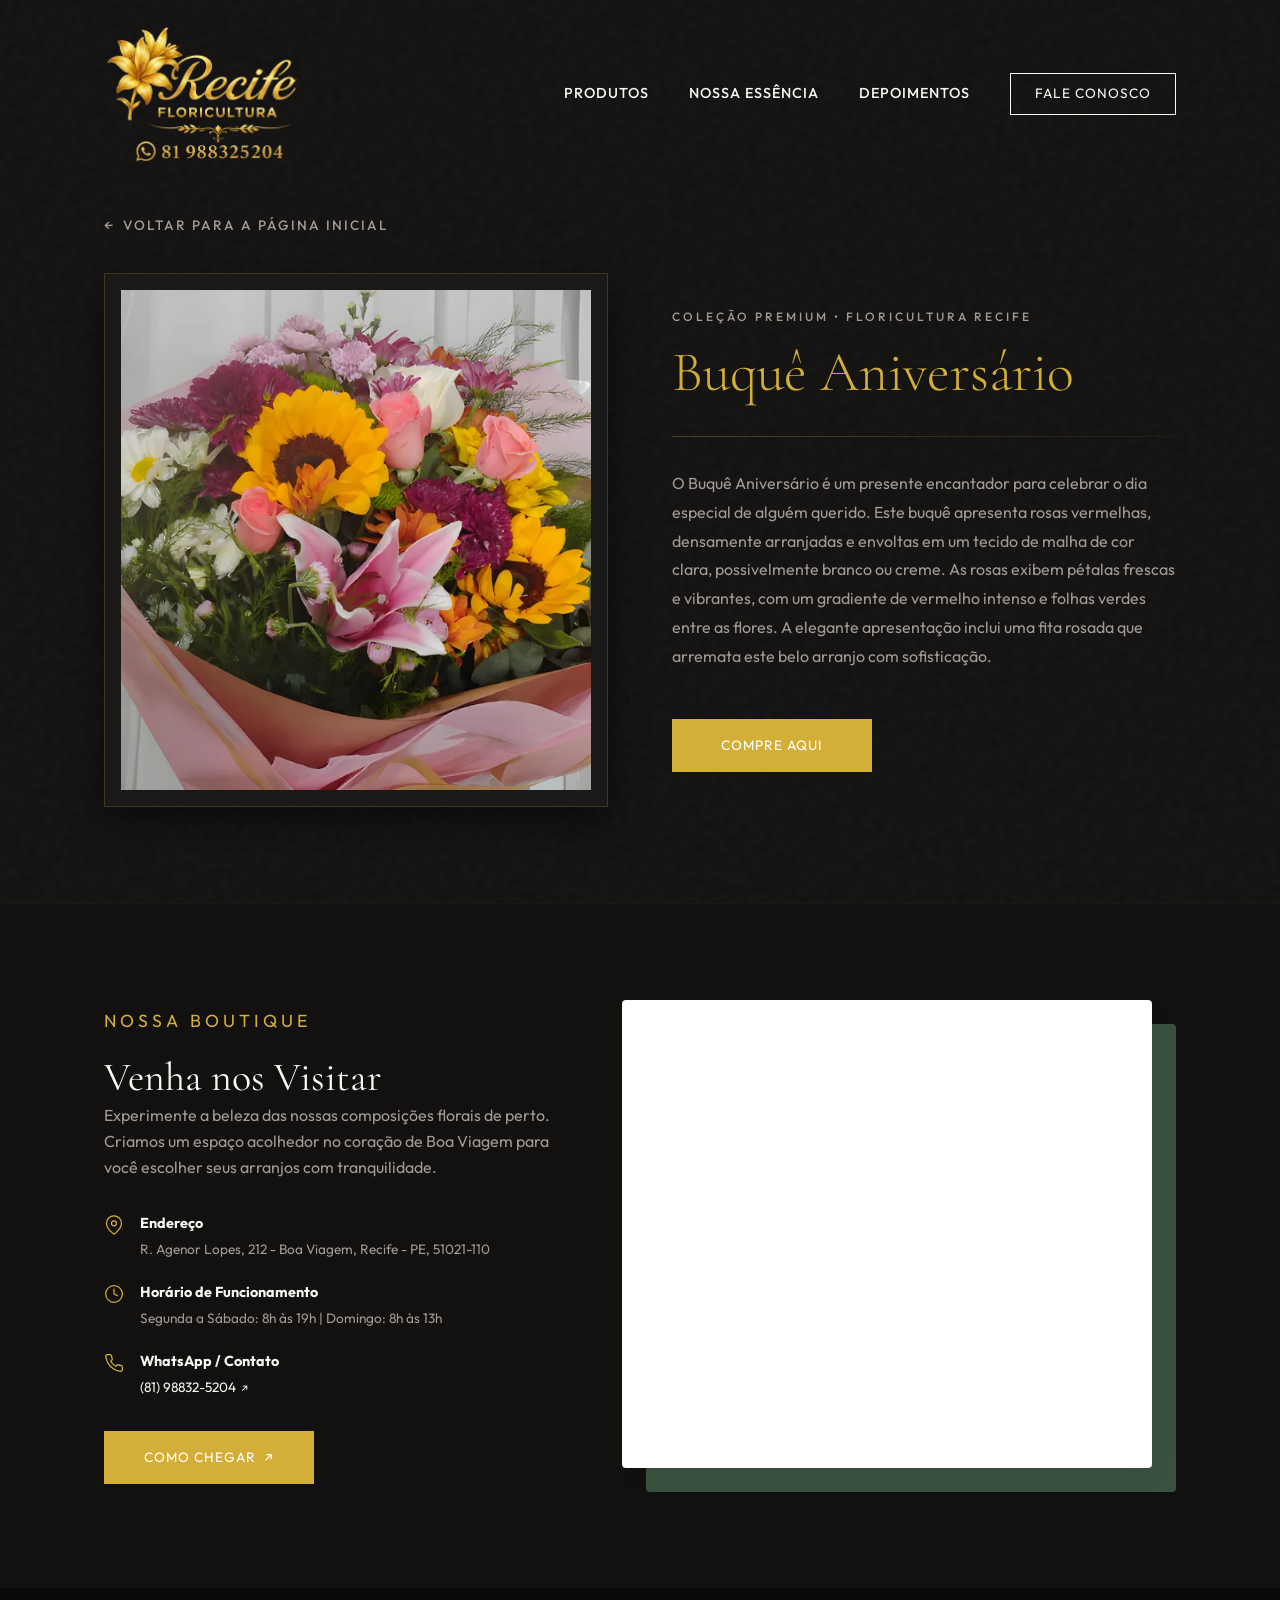
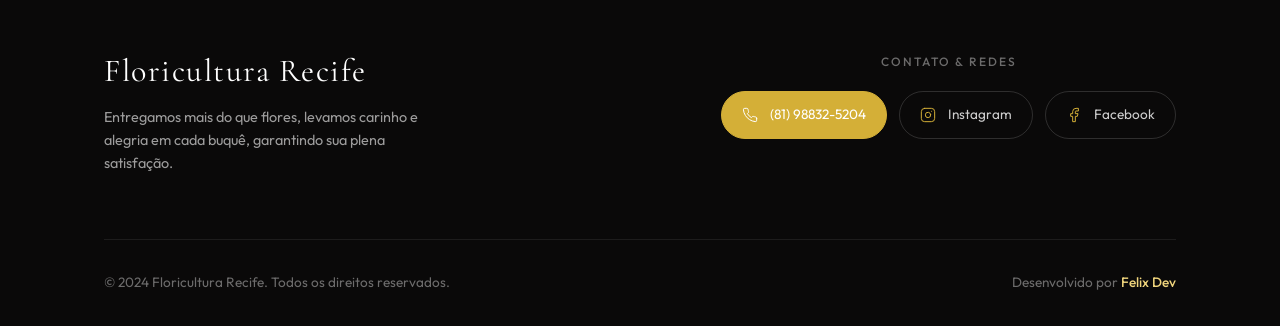
<file: produto.html>
<!DOCTYPE html>
<html lang="pt-BR">

<head>
    <meta charset="UTF-8">
    <meta name="viewport" content="width=device-width, initial-scale=1.0">
    <title>Detalhes do Produto | Floricultura Recife</title>
    <meta name="description"
        content="Detalhes e descrição do arranjo de flores selecionadas na Floricultura Recife. Atendemos com entregas 24 horas!">

    <!-- Google Fonts -->
    <link rel="preconnect" href="https://fonts.googleapis.com">
    <link rel="preconnect" href="https://fonts.gstatic.com" crossorigin>
    <link rel="preload" href="https://fonts.googleapis.com/css2?family=Cormorant+Garamond:ital,wght@0,300;0,400;0,500;0,600;0,700;1,400&family=Outfit:wght@300;400;500;600&display=swap" as="style" onload="this.onload=null;this.rel='stylesheet'">
    <noscript><link href="https://fonts.googleapis.com/css2?family=Cormorant+Garamond:ital,wght@0,300;0,400;0,500;0,600;0,700;1,400&family=Outfit:wght@300;400;500;600&display=swap" rel="stylesheet"></noscript>

    <link rel="icon" type="image/png" href="images/logo.png">
    <link rel="apple-touch-icon" href="images/logo.png">
    <link rel="preload" href="styles.css?v=2.0.0" as="style">
    <link rel="stylesheet" href="styles.css?v=2.0.0">

    <!--
        Critical anti-flicker CSS: hides dynamic product elements before JS runs.
        Without this, the browser paints the hardcoded placeholder values for
        a brief moment before DOMContentLoaded fires and corrects them.
    -->
    <style>
        #product-img,
        #product-title,
        #product-desc,
        #buy-now-btn {
            opacity: 0;
            /* No transition here — added by JS after content is correct */
        }
    </style>
</head>

<body>

    <!-- Navigation -->
    <nav class="navbar">
        <div class="container nav-container">
            <a href="https://wa.me/558188325204" class="logo" target="_blank" rel="noopener">
                <img src="images/logo.webp" alt="Floricultura Recife Logo" class="logo-img" decoding="async" width="212" height="150" loading="eager">
            </a>
            <button class="nav-toggle" aria-label="Menu">
                <span></span>
                <span></span>
                <span></span>
            </button>
            <div class="nav-links">
                <a href="index.html#produtos">Produtos</a>
                <a href="index.html#essencia">Nossa Essência</a>
                <a href="index.html#depoimentos">Depoimentos</a>
                <a href="index.html#contato" class="btn-outline">Fale Conosco</a>
            </div>
        </div>
    </nav>

    <!-- Product Detail Section -->
    <main class="product-detail-page">
        <div class="container">
            <!-- Back Button -->
            <div class="back-link-wrapper animate-fade-in in-view">
                <a href="index.html#produtos" class="back-link">
                    <span class="arrow">←</span> Voltar para a página inicial
                </a>
            </div>

            <!-- Product Grid -->
            <div class="product-detail-grid">
                <!-- Product Left: Image -->
                <div class="product-detail-image-wrapper animate-fade-in in-view">
                    <div class="product-detail-image-frame">
                        <img id="product-img" src="images/bouquet_anniversary.webp" alt="Arranjo de Flores" width="600" height="800" loading="eager"
                            class="product-detail-img" decoding="async">
                    </div>
                </div>

                <!-- Product Right: Info -->
                <div class="product-detail-info animate-fade-up in-view">
                    <span class="product-category">Coleção Premium &bull; Floricultura Recife</span>
                    <h1 id="product-title" class="product-detail-title">Buquê Aniversário</h1>
                    <div class="product-divider"></div>
                    <p id="product-desc" class="product-detail-description">
                        O Buquê Aniversário é um presente encantador para celebrar o dia especial de alguém querido.
                        Este buquê apresenta rosas vermelhas, densamente arranjadas e envoltas em um tecido de malha de
                        cor clara, possivelmente branco ou creme. As rosas exibem pétalas frescas e vibrantes, com um
                        gradiente de vermelho intenso e folhas verdes entre as flores. A elegante apresentação inclui
                        uma fita rosada que arremata este belo arranjo com sofisticação.
                    </p>

                    <div class="product-actions">
                        <a id="buy-now-btn"
                            href="https://wa.me/5581988325204?text=Olá! Gostaria de comprar o Buquê Aniversário."
                            target="_blank" rel="noopener" class="btn-primary product-buy-btn">
                            Compre Aqui
                        </a>
                    </div>
                </div>
            </div>
        </div>
    </main>

    <!-- Map Section -->
    <section id="visita" class="section map-section">
        <div class="container map-container animate-fade-up">
            <div class="map-info">
                <p class="section-subtitle">Nossa Boutique</p>
                <h2 class="section-title">Venha nos Visitar</h2>
                <p class="map-desc">Experimente a beleza das nossas composições florais de perto. Criamos um espaço
                    acolhedor no coração de Boa Viagem para você escolher seus arranjos com tranquilidade.</p>

                <div class="map-details">
                    <div class="detail-item">
                        <span class="detail-icon">
                            <svg xmlns="http://www.w3.org/2000/svg" viewBox="0 0 24 24" fill="none"
                                stroke="currentColor" stroke-width="1.5" stroke-linecap="round" stroke-linejoin="round"
                                width="20" height="20">
                                <path d="M21 10c0 7-9 13-9 13s-9-6-9-13a9 9 0 0 1 18 0z" />
                                <circle cx="12" cy="10" r="3" />
                            </svg>
                        </span>
                        <div>
                            <strong>Endereço</strong>
                            <p>R. Agenor Lopes, 212 - Boa Viagem, Recife - PE, 51021-110</p>
                        </div>
                    </div>

                    <div class="detail-item">
                        <span class="detail-icon">
                            <svg xmlns="http://www.w3.org/2000/svg" viewBox="0 0 24 24" fill="none"
                                stroke="currentColor" stroke-width="1.5" stroke-linecap="round" stroke-linejoin="round"
                                width="20" height="20">
                                <circle cx="12" cy="12" r="10" />
                                <polyline points="12 6 12 12 16 14" />
                            </svg>
                        </span>
                        <div>
                            <strong>Horário de Funcionamento</strong>
                            <p>Segunda a Sábado: 8h às 19h | Domingo: 8h às 13h</p>
                        </div>
                    </div>

                    <a href="https://wa.me/5581988325204" target="_blank" rel="noopener" class="detail-item" style="text-decoration: none; transition: transform 0.3s ease;" onmouseover="this.style.transform='translateX(4px)'" onmouseout="this.style.transform='translateX(0)'">
                        <span class="detail-icon">
                            <svg xmlns="http://www.w3.org/2000/svg" viewBox="0 0 24 24" fill="none"
                                stroke="currentColor" stroke-width="1.5" stroke-linecap="round" stroke-linejoin="round" width="20" height="20">
                                <path d="M22 16.92v3a2 2 0 0 1-2.18 2 19.79 19.79 0 0 1-8.63-3.07 19.5 19.5 0 0 1-6-6 19.79 19.79 0 0 1-3.07-8.67A2 2 0 0 1 4.11 2h3a2 2 0 0 1 2 1.72 12.84 12.84 0 0 0 .7 2.81 2 2 0 0 1-.45 2.11L8.09 9.91a16 16 0 0 0 6 6l1.27-1.27a2 2 0 0 1 2.11-.45 12.84 12.84 0 0 0 2.81.7A2 2 0 0 1 22 16.92z" />
                            </svg>
                        </span>
                        <div>
                            <strong>WhatsApp / Contato</strong>
                            <p style="color: inherit;">(81) 98832-5204 <span style="font-size: 0.8em; margin-left: 2px;">↗</span></p>
                        </div>
                    </a>
                </div>

                <a href="https://maps.google.com/?q=Floricultura+Recife+R.+Agenor+Lopes+212+Recife" target="_blank"
                    rel="noopener" class="btn btn-primary map-btn">
                    Como Chegar <span>↗</span>
                </a>
            </div>

            <div class="map-frame-wrapper">
                <div class="map-frame">
                    <iframe
                        src="https://maps.google.com/maps?q=Floricultura%20Recife%20R.%20Agenor%20Lopes%20212%20Recife&t=&z=16&ie=UTF8&iwloc=&output=embed"
                        width="100%" height="450" style="border:0;" allowfullscreen="" loading="lazy"
                        referrerpolicy="no-referrer-when-downgrade"
                        title="Mapa de localização da Floricultura Recife em Boa Viagem">
                    </iframe>
                </div>
            </div>
        </div>
    </section>

    <!-- Footer -->
    <footer class="footer">
        <div class="container footer-container">
            <div class="footer-top">
                <div class="footer-brand">
                    <h3>Floricultura Recife</h3>
                    <p>Entregamos mais do que flores, levamos carinho e alegria em cada buquê, garantindo sua plena
                        satisfação.</p>
                </div>

                <div class="footer-links-group" id="contato">
                    <span class="footer-links-title">Contato & Redes</span>
                    <div class="footer-social-pills">
                        <a href="https://wa.me/5581988325204" target="_blank" rel="noopener"
                            class="footer-contact-pill highlight" aria-label="WhatsApp">
                            <svg xmlns="http://www.w3.org/2000/svg" viewBox="0 0 24 24" fill="none"
                                stroke="currentColor" stroke-width="1.5" stroke-linecap="round" stroke-linejoin="round">
                                <path
                                    d="M22 16.92v3a2 2 0 0 1-2.18 2 19.79 19.79 0 0 1-8.63-3.07 19.5 19.5 0 0 1-6-6 19.79 19.79 0 0 1-3.07-8.67A2 2 0 0 1 4.11 2h3a2 2 0 0 1 2 1.72 12.84 12.84 0 0 0 .7 2.81 2 2 0 0 1-.45 2.11L8.09 9.91a16 16 0 0 0 6 6l1.27-1.27a2 2 0 0 1 2.11-.45 12.84 12.84 0 0 0 2.81.7A2 2 0 0 1 22 16.92z" />
                            </svg>
                            <span>(81) 98832-5204</span>
                        </a>
                        <a href="https://www.instagram.com/floriculturarecife" target="_blank" rel="noopener"
                            class="footer-contact-pill" aria-label="Instagram">
                            <svg xmlns="http://www.w3.org/2000/svg" viewBox="0 0 24 24" fill="none"
                                stroke="currentColor" stroke-width="1.5" stroke-linecap="round" stroke-linejoin="round">
                                <rect x="2" y="2" width="20" height="20" rx="5" ry="5" />
                                <path d="M16 11.37A4 4 0 1 1 12.63 8 4 4 0 0 1 16 11.37z" />
                                <line x1="17.5" y1="6.5" x2="17.51" y2="6.5" />
                            </svg>
                            <span>Instagram</span>
                        </a>
                        <a href="https://www.facebook.com/floriculturalirio/" target="_blank" rel="noopener"
                            class="footer-contact-pill" aria-label="Facebook">
                            <svg xmlns="http://www.w3.org/2000/svg" viewBox="0 0 24 24" fill="none"
                                stroke="currentColor" stroke-width="1.5" stroke-linecap="round" stroke-linejoin="round">
                                <path d="M18 2h-3a5 5 0 0 0-5 5v3H7v4h3v8h4v-8h3l1-4h-4V7a1 1 0 0 1 1-1h3z" />
                            </svg>
                            <span>Facebook</span>
                        </a>
                    </div>
                </div>
            </div>

            <div class="footer-bottom">
                <p>&copy; 2024 Floricultura Recife. Todos os direitos reservados.</p>
                <p class="developer-credit">Desenvolvido por <a href="https://www.linkedin.com/in/gfelix-developer"
                        target="_blank" rel="noopener">Felix Dev</a></p>
            </div>
        </div>
    </footer>

    <!-- Dynamic Product Loader Script -->
    <script>
        const products = {
            "buque-rosas-eternos-namorados": {
                title: "Buquê Rosas Eternos Namorados",
                image: "images/BUQUE GIGANTE.webp",
                catalogUrl: "https://wa.me/p/26946331185024414/558188325204",
                description: "O Buquê Rosas Eternos Namorados é um presente monumental que transmite amor em cada detalhe! Com impressionantes 1,50 metro de altura, este arranjo exclusivo é composto por flores frescas e selecionadas, incluindo maravilhosas rosas vermelhas e lírios deslumbrantes. Acompanha um adorável urso de pelúcia gigante e um balão metalizado em formato de coração com a mensagem \"Te Amo\". Feito com carinho e dedicação, é a escolha perfeita para todas as ocasiões em que você deseja surpreender de forma inesquecível e grandiosa."
            },
            "box-glamour-rosas": {
                title: "Box Glamour Rosas Vermelhas",
                image: "images/box_glamour_rosas.webp",
                catalogUrl: "https://wa.me/p/6778090658925240/558188325204",
                description: "Surpreenda com um arranjo que une o clássico das rosas vermelhas ao design contemporâneo. Esta peça exclusiva apresenta rosas premium cuidadosamente selecionadas, acomodadas em uma elegante caixa de linho estruturada. O destaque fica para o detalhe da corrente dourada e a alça longa e delicada, que transforma o arranjo em um acessório de luxo. Perfeito para presentear com modernidade e paixão."
            },
            "buque-encanto-lirios": {
                title: "Buquê Encanto de lírios",
                image: "images/buque_encanto_lirios.webp",
                catalogUrl: "https://wa.me/p/27259950106972546/558188325204",
                description: "Uma composição majestosa e perfumada de lírios premium selecionados, arranjada artisticamente para encantar e transmitir os sentimentos mais nobres. O Buquê Encanto de Lírios une elegância e delicadeza em uma embalagem luxuosa e minimalista, tornando-se o presente ideal para celebrar conquistas, expressar admiração e iluminar o dia de alguém especial com sofisticação."
            },
            "buque-rosas-brancas": {
                title: "Buquê de Rosas Brancas",
                image: "images/buque_rosas_brancas.webp",
                catalogUrl: "https://wa.me/p/9434132433337498/558188325204",
                description: "A expressão máxima da pureza, paz e amor sincero. Este buquê clássico reúne rosas brancas selecionadas de qualidade premium, dispostas com maestria em uma embalagem clean e sofisticada que realça o frescor natural das flores. Perfeito para casamentos, celebrações solenes ou para presentear com elegância, harmonia e admiração genuína."
            },
            "buque-dlirios": {
                title: "Buquê D'lirios",
                image: "images/buque_dlirios.webp",
                catalogUrl: "https://wa.me/p/26731351799831708/558188325204",
                description: "Uma elegante e sofisticada combinação de lírios e rosas frescas, montada para transmitir encanto e admiração. Com flores cuidadosamente selecionadas para manter o frescor e a durabilidade, este buquê é a escolha perfeita para encantar em momentos inesquecíveis e celebrar com muita elegância."
            },
            "buque-amor-felicidade": {
                title: "Buquê Amor e Felicidade",
                image: "images/buque_amor_felicidade.webp",
                catalogUrl: "https://wa.me/p/26904336315847929/558188325204",
                description: "Uma composição radiante que une a energia vibrante dos girassóis com o romance clássico das rosas vermelhas. O Buquê Amor e Felicidade transmite calor, paixão e alegria em cada detalhe, sendo o presente ideal para iluminar o dia de quem você ama e marcar momentos especiais com uma mensagem de carinho genuíno."
            },
            "cesta-cafe-buque-rosas": {
                title: "Cesta Café da Manhã com Buquê de Rosas Vermelhas",
                image: "images/cesta_cafe_buque_rosas.webp",
                catalogUrl: "https://wa.me/p/6879089138781717/558188325204",
                description: "Uma combinação perfeita de carinho, romantismo e delicadeza. A cesta reúne itens especiais para um café da manhã encantador, acompanhada de um sofisticado buquê de rosas vermelhas que simboliza amor e paixão. Ideal para surpreender em aniversários, datas especiais ou transformar qualquer manhã em um momento inesquecível e cheio de afeto."
            },
            "conquista-romantico": {
                title: "Conquista Romântico",
                image: "images/conquista_romantico.webp",
                catalogUrl: "https://wa.me/p/8999687273460186/558188325204",
                description: "Um presente marcante e apaixonante, composto por um elegante buquê de rosas vermelhas envolvido em uma embalagem sofisticada, acompanhado de um balão em formato de coração que torna a surpresa ainda mais especial. Ideal para declarar amor, celebrar momentos inesquecíveis e transformar qualquer ocasião em uma lembrança única e cheia de romantismo."
            },
            "buque-mix-flores": {
                title: "Buquê mix de flores",
                image: "images/buque_mix_flores.jpg",
                catalogUrl: "https://wa.me/p/6677946252296516/558188325204",
                description: "Cada flor e cada cor carregam significados especiais, transmitindo sentimentos como amor, carinho, alegria, gratidão e admiração. Um presente completo, elegante e cheio de boas energias, perfeito para tornar qualquer momento ainda mais especial."
            },
            "buque-aniversario": {
                title: "Buquê Aniversário",
                image: "images/bouquet_anniversary.webp",
                catalogUrl: "https://wa.me/p/10035827223172848/558188325204",
                description: "O Buquê Aniversário é um presente encantador para celebrar o dia especial de alguém querido. Este buquê apresenta rosas vermelhas, densamente arranjadas e envoltas em um tecido de malha de cor clara, possivelmente branco ou creme. As rosas exibem pétalas frescas e vibrantes, com um gradiente de vermelho intenso e folhas verdes entre as flores. A elegante apresentação inclui uma fita rosada que arremata este belo arranjo com sofisticação."
            },
            "buque-mix-felicidade": {
                title: "Buquê Mix de Felicidade",
                image: "images/bouquet_happiness.webp",
                catalogUrl: "https://wa.me/p/6005308332890141/558188325204",
                description: "O Buquê Mix de Felicidade é uma combinação encantadora de flores que transmite elegância e delicadeza. Cada pétala foi selecionada para criar um arranjo harmonioso que expressa sentimentos puros de carinho e transmite alegria instantânea."
            },
            "buque-lirios-rosas": {
                title: "Buquê Lírios com Rosas",
                image: "images/bouquet_lilies_roses.webp",
                catalogUrl: "https://wa.me/p/7973633442695787/558188325204",
                description: "O Buquê de Lírios com Rosas é uma combinação encantadora de flores que transmite elegância e delicadeza. Este buquê apresenta lírios brancos majestosos, que simbolizam pureza e renovação, complementados por rosas brancas ou creme representando amor puro e inocência. Toques de folhagens verdes adicionam textura e realçam a beleza única das flores. Este buquê é perfeito para presentear em aniversários, celebrações ou como um gesto carinhoso."
            },
            "box-sol-da-minha-vida": {
                title: "Box Sol da Minha Vida",
                image: "images/birthday_basket.webp",
                catalogUrl: "https://wa.me/p/26218650267730367/558188325204",
                description: "Um arranjo encantador com girassóis vibrantes que transmitem alegria, luz e carinho em cada detalhe. A Box Sol da Minha Vida é perfeita para presentear alguém especial com energia positiva, elegância e um toque inesquecível de felicidade."
            },
            "kit-rosas-e-chocolate": {
                title: "Kit Rosas e Chocolate",
                image: "images/luxury_basket_joy.webp",
                catalogUrl: "https://wa.me/p/23999065656370949/558188325204",
                description: "O Kit Rosas e Chocolate é um presente romântico e sofisticado, ideal para expressar sentimentos especiais. Este kit combina rosas delicadas, símbolos do amor e paixão, com chocolates deliciosos que acrescentam um toque de indulgência e prazer à experiência. O arranjo é cuidadosamente montado para proporcionar uma apresentação elegante, tornando-o perfeito para ocasiões como aniversários, Dia dos Namorados ou momentos que merecem ser celebrados com carinho e requinte."
            },
            "orquideas": {
                title: "Orquídeas",
                image: "images/orquideas.webp",
                catalogUrl: "https://wa.me/p/8735303863223983/558188325204",
                description: "A Orquídea é uma planta elegante e sofisticada, conhecida por sua beleza delicada e fragrância suave. Este arranjo apresenta orquídeas vibrantes, com pétalas sedosas e cores harmoniosas, dispostas em um vaso que realça sua beleza natural. Perfeita para presentear em ocasiões especiais, a Orquídea transmite elegância, requinte e apreço, tornando-se uma escolha memorável para expressar sentimentos especiais."
            },
            "kit-romance": {
                title: "Kit Romance",
                image: "images/kit_romance.webp",
                catalogUrl: "https://wa.me/p/24586503801002988/558188325204",
                description: "O Kit Romance é um presente romântico e sofisticado, ideal para expressar sentimentos especiais. Este kit combina rosas delicadas, símbolos do amor e paixão, com chocolates deliciosos que acrescentam um toque de indulgência e prazer à experiência. O arranjo é cuidadosamente montado para proporcionar uma apresentação elegante, tornando-o perfeito para ocasiões como aniversários, Dia dos Namorados ou momentos que merecem ser celebrados com carinho e requinte."
            },
            "buque-romance": {
                title: "Buquê Romance",
                image: "images/buque_romance_novo.webp",
                catalogUrl: "https://wa.me/p/24081842044828036/558188325204",
                description: "Especial com 20 rosas Vermelhas Aveludadas. Um clássico apaixonante composto por deslumbrantes rosas vermelhas, símbolo eterno do amor e da intensidade dos sentimentos. Com apresentação elegante e sofisticada, o Buquê Romance é perfeito para declarar emoções, surpreender alguém especial e tornar qualquer momento ainda mais inesquecível."
            },
            "mix-especial": {
                title: "Mix Especial",
                image: "images/mix_especial.webp",
                catalogUrl: "https://wa.me/p/7234993009858540/558188325204",
                description: "Uma composição vibrante que une flores coloridas e lírios elegantes em um arranjo cheio de charme e personalidade. O Mix Especial transmite alegria, sofisticação e leveza, sendo a escolha perfeita para presentear em ocasiões especiais ou iluminar qualquer ambiente com beleza natural."
            },
            "kit-especial-te-amo": {
                title: "Kit Especial Te Amo",
                image: "images/kit_especial_te_amo.webp",
                catalogUrl: "https://wa.me/p/31396099143370884/558188325204",
                description: "Um presente apaixonante e de puro luxo, perfeito para expressar o amor em sua forma mais sublime. O <strong>Kit Especial Te Amo</strong> foi cuidadosamente desenhado para tocar o coração de quem você ama, combinando sofisticação, doçura e afeto em uma composição inesquecível.<br><br><strong>Este kit exclusivo inclui:</strong><ul style='list-style: none; padding-left: 0; margin-top: 0.75rem;'><li style='margin-bottom: 0.5rem; display: flex; gap: 0.5rem; align-items: flex-start;'><span style='color: var(--clr-primary); font-weight: bold;'>&bull;</span><span><strong>Buquê Rosas Luxo:</strong> Rosas vermelhas de qualidade premium selecionadas com primor.</span></li><li style='margin-bottom: 0.5rem; display: flex; gap: 0.5rem; align-items: flex-start;'><span style='color: var(--clr-primary); font-weight: bold;'>&bull;</span><span><strong>Ferrero Rocher:</strong> Caixa de bombons finos de avelã para adoçar a experiência.</span></li><li style='margin-bottom: 0.5rem; display: flex; gap: 0.5rem; align-items: flex-start;'><span style='color: var(--clr-primary); font-weight: bold;'>&bull;</span><span><strong>Coração \"Te Amo\":</strong> Um carinhoso coração de pelúcia para marcar este momento especial.</span></li></ul>"
            },
            "mimo-girassóis": {
                title: "Mimo Girassóis",
                image: "images/mimo_girassois.webp",
                catalogUrl: "https://wa.me/p/7709494722500878/558188325204",
                description: "Delicado e cheio de luz, o Mimo Girassóis encanta com a beleza vibrante dos girassóis em uma composição leve e acolhedora. Um presente perfeito para transmitir alegria, carinho e boas energias em qualquer ocasião especial."
            },
            "cesta-romantica-com-chocolate": {
                title: "Cesta Romântica com chocolate",
                image: "images/cesta_romantica_com_chocolate.webp",
                catalogUrl: "https://wa.me/p/8611511572297751/558188325204",
                description: "A Cesta Romântica com Chocolate foi preparada para transformar momentos especiais inesquecíveis. Com uma combinação delicada de itens selecionados, flores encantadoras e chocolates irresistíveis, ela é perfeita para surpreender quem você ama com carinho, elegância e muito romantismo. Ideal para aniversários, datas especiais ou simplesmente para demonstrar amor de uma forma única e marcante."
            },
            "cesta-de-girassóis-com-rosas": {
                title: "Cesta de Girassóis com rosas",
                image: "images/cesta_de_girassois_com_rosas.webp",
                catalogUrl: "https://wa.me/p/7037970146251526/558188325204",
                description: "A Cesta de Girassóis com Rosas combina a alegria vibrante dos girassóis com a delicadeza e o romantismo das rosas, criando um presente encantador e cheio de significado. Montada com muito carinho, essa cesta é perfeita para surpreender em aniversários, comemorações especiais ou para demonstrar afeto de forma elegante e inesquecível. Um presente que transmite luz, amor e felicidade em cada detalhe."
            },
            "cesta-mix-mimo-especial": {
                title: "Cesta Mix Mimo Especial",
                image: "images/cesta_mix_mimo_especial.webp",
                catalogUrl: "https://wa.me/p/26538264679122360/558188325204",
                description: "A Cesta Mix Mimo Especial é uma combinação encantadora de flores selecionadas, cores delicadas e detalhes apaixonantes que tornam qualquer ocasião ainda mais especial. Com uma montagem elegante e cheia de carinho, ela transmite amor, admiração e afeto em cada detalhe. Perfeita para surpreender alguém querido com um presente sofisticado, marcante e inesquecível."
            },
            "buque-conquista": {
                title: "Buquê Conquista",
                image: "images/buque_conquista.webp",
                catalogUrl: "https://wa.me/p/25713797071600221/558188325204",
                description: "O Buquê Conquista é a escolha perfeita para surpreender com elegância, romantismo e intensidade. Com lindas rosas vermelhas cuidadosamente selecionadas, ele representa amor, paixão e admiração em cada detalhe. Um presente marcante e sofisticado, ideal para transformar qualquer momento em uma ocasião inesquecível."
            }
        };

        document.addEventListener('DOMContentLoaded', () => {
            const params = new URLSearchParams(window.location.search);
            const productId = params.get('id');
            const product = products[productId] || products['buque-aniversario'];

            const imgEl    = document.getElementById('product-img');
            const titleEl  = document.getElementById('product-title');
            const descEl   = document.getElementById('product-desc');
            const buyBtn   = document.getElementById('buy-now-btn');

            // --- Atomically update all content BEFORE revealing it ---
            // Clear the src first so the browser doesn't paint the old image
            // even for a single frame while the new one loads.
            imgEl.src = '';

            document.title = `${product.title} | Floricultura Recife`;
            titleEl.textContent  = product.title;
            descEl.innerHTML    = product.description;

            const messageText = `Ol\u00E1, Floricultura Recife! \u{1F338}\n\nGostaria de encomendar o produto *${product.title}*.\n\nSegue o link do c\u00E1t\u00E1logo para refer\u00EAncia:\n${product.catalogUrl}`;
            const message = encodeURIComponent(messageText);
            buyBtn.href = `https://wa.me/5581988325204?text=${message}`;

            // --- Load the correct image, then reveal everything together ---
            // This ensures image + text are shown simultaneously with no flicker.
            const tempImg = new Image();
            tempImg.onload = function () {
                imgEl.src = product.image;
                imgEl.alt = product.title;

                // Use rAF so the browser has painted the correct src before opacity starts
                requestAnimationFrame(() => {
                    requestAnimationFrame(() => {
                        const reveal = (el) => {
                            el.style.transition = 'opacity 0.38s ease';
                            el.style.opacity    = '1';
                        };
                        reveal(imgEl);
                        reveal(titleEl);
                        reveal(descEl);
                        reveal(buyBtn);
                    });
                });
            };
            tempImg.onerror = function () {
                // Fallback: show even if image fails to avoid blank page
                imgEl.src = product.image;
                imgEl.alt = product.title;
                [imgEl, titleEl, descEl, buyBtn].forEach(el => {
                    el.style.transition = 'opacity 0.38s ease';
                    el.style.opacity    = '1';
                });
            };
            tempImg.src = product.image;
        });
    </script>
    <script src="script.js"></script>
</body>

</html>
</file>
<file: styles.css>
/* =========================================
   FLORICULTURA RECIFE - LUXURY AESTHETIC
   ========================================= */

/* --- CSS Variables --- */
:root {
    /* Colors */
    --clr-bg-main: #121110;
    /* Onyx Warm / Deep luxury charcoal */
    --clr-bg-secondary: #1b1918;
    /* Obsidian Light / Soft dark for alternate sections */
    --clr-primary: #d4af37;
    /* Elegant metallic gold */
    --clr-primary-light: #f0d57d;
    /* Lighter gold for hover states */
    --clr-accent: #38523f;
    /* Rich botanical forest green, optimized for dark backgrounds */
    --clr-text-dark: #faf8f5;
    /* Light warm alabaster for high-end readability */
    --clr-text-light: #a39995;
    /* Warm medium taupe for secondary texts */
    --clr-text-inverse: #121110;
    /* Onyx Warm text on gold buttons/cards */
    --clr-white: #ffffff;

    /* Typography */
    --font-heading: 'Cormorant Garamond', serif;
    --font-body: 'Outfit', sans-serif;

    /* Spacing */
    --space-sm: 1rem;
    --space-md: 2rem;
    --space-lg: 4rem;
    --space-xl: 6rem;

    /* Utilities */
    --border-radius: 4px;
    --transition: all 0.4s cubic-bezier(0.25, 0.46, 0.45, 0.94);
}

/* --- Base Reset & Setup --- */
* {
    margin: 0;
    padding: 0;
    box-sizing: border-box;
}

html {
    scroll-behavior: smooth;
    font-size: 16px;
    overflow-x: hidden;
}

body {
    font-family: var(--font-body);
    background-color: var(--clr-bg-main);
    color: var(--clr-text-dark);
    line-height: 1.6;
    overflow-x: hidden;
    /* Subtle paper/noise texture overlay */
    background-image: url("data:image/svg+xml,%3Csvg viewBox='0 0 200 200' xmlns='http://www.w3.org/2000/svg'%3E%3Cfilter id='noiseFilter'%3E%3CfeTurbulence type='fractalNoise' baseFrequency='0.8' numOctaves='3' stitchTiles='stitch'/%3E%3C/filter%3E%3Crect width='100%25' height='100%25' filter='url(%23noiseFilter)' opacity='0.03'/%3E%3C/svg%3E");
}

h1,
h2,
h3,
h4,
h5,
h6 {
    font-family: var(--font-heading);
    font-weight: 400;
    line-height: 1.2;
    color: var(--clr-text-dark);
    overflow-wrap: break-word;
    word-break: break-word;
}

p {
    overflow-wrap: break-word;
    word-break: break-word;
}

a,
button {
    text-decoration: none;
    color: inherit;
    transition: var(--transition);
    -webkit-tap-highlight-color: transparent;
    user-select: none;
    -webkit-user-select: none;
}

img {
    max-width: 100%;
    height: auto;
    display: block;
}

.container {
    max-width: 1200px;
    margin: 0 auto;
    padding: 0 5%;
}

.text-center {
    text-align: center;
}

/* --- Typography Classes --- */
.section-header {
    max-width: 800px;
    margin: 0 auto 3rem;
}

.section-subtitle {
    font-family: var(--font-body);
    font-size: 1.1rem;
    text-transform: uppercase;
    letter-spacing: 4px;
    color: var(--clr-primary);
    margin-bottom: 1rem;
    display: block;
}

.section-title {
    font-size: clamp(1.8rem, 3.5vw, 2.5rem);
    line-height: 1.3;
    margin-bottom: 0;
}

/* --- Buttons --- */
.btn-primary {
    display: inline-block;
    background-color: var(--clr-primary);
    color: var(--clr-white);
    padding: 1rem 2.5rem;
    font-family: var(--font-body);
    text-transform: uppercase;
    letter-spacing: 1px;
    font-size: 0.85rem;
    border: none;
    cursor: pointer;
    border-radius: 0;
    /* Sharp edges for editorial look */
    position: relative;
    overflow: hidden;
    z-index: 1;
}

.btn-primary::after {
    content: '';
    position: absolute;
    bottom: 0;
    left: 0;
    width: 100%;
    height: 100%;
    background-color: var(--clr-text-dark);
    z-index: -1;
    transform: translateY(100%);
    transition: var(--transition);
}

.btn-primary:hover::after {
    transform: translateY(0);
}

.btn-primary:hover {
    color: var(--clr-white);
}

.btn-outline {
    display: inline-block;
    border: 1px solid var(--clr-text-dark);
    padding: 0.6rem 1.5rem;
    font-size: 0.85rem;
    text-transform: uppercase;
    letter-spacing: 1px;
}

.btn-outline:hover {
    background-color: var(--clr-text-dark);
    color: var(--clr-white);
}

.btn-secondary {
    display: inline-block;
    padding: 0.5rem 0;
    font-size: 0.85rem;
    text-transform: uppercase;
    letter-spacing: 1px;
    border-bottom: 1px solid var(--clr-text-dark);
}

.btn-secondary:hover {
    color: var(--clr-primary);
    border-color: var(--clr-primary);
}

.link-arrow {
    display: inline-flex;
    align-items: center;
    gap: 0.5rem;
    font-size: 1rem;
    text-transform: uppercase;
    letter-spacing: 1px;
    font-weight: 500;
}

.link-arrow span {
    transition: var(--transition);
}

.link-arrow:hover span {
    transform: translateX(5px);
    color: var(--clr-primary);
}

/* --- Navigation --- */
.navbar {
    padding: 1.5rem 0 1rem 0;
    position: relative;
    top: 0;
    left: 0;
    width: 100%;
    z-index: 100;
    background-color: transparent;
    border-bottom: none;
    box-shadow: none;
}

.navbar .nav-links a {
    color: var(--clr-text-dark);
}

.navbar .nav-links a:hover {
    color: var(--clr-primary);
}

.navbar .nav-links .btn-outline {
    border-color: var(--clr-text-dark);
    color: var(--clr-text-dark);
}

.navbar .nav-links .btn-outline:hover {
    background-color: var(--clr-text-dark);
    color: var(--clr-white);
    border-color: var(--clr-text-dark);
}

.nav-container {
    display: flex;
    justify-content: space-between;
    align-items: center;
}

.logo {
    display: inline-flex;
    align-items: center;
    justify-content: center;
    background: transparent;
    border: none;
    padding: 0;
    margin: 0;
    box-shadow: none;
    transition: var(--transition);
}

.logo:hover {
    transform: scale(1.05);
}

.logo-img {
    height: 140px;
    /* Balanced, elegant size for premium aesthetic and good visual hierarchy */
    width: auto;
    object-fit: contain;
    transition: var(--transition);
}

.logo:hover .logo-img {
    transform: scale(1.05);
    /* Smooth organic zoom on hover */
}

.nav-toggle {
    display: none;
}

.nav-links {
    display: flex;
    align-items: center;
    gap: 2.5rem;
}

.nav-links a:not(.btn-outline) {
    font-size: 0.9rem;
    text-transform: uppercase;
    letter-spacing: 1px;
    position: relative;
    font-weight: 500;
}

.nav-links a:not(.btn-outline)::after {
    content: '';
    position: absolute;
    bottom: -4px;
    left: 0;
    width: 0;
    height: 1px;
    background-color: var(--clr-primary);
    transition: var(--transition);
}

.nav-links a:not(.btn-outline):hover::after {
    width: 100%;
}

@media (max-width: 768px) {
    .navbar {
        padding: 0.75rem 0;
        position: relative;
        z-index: 105;
    }

    .logo {
        display: flex;
        align-items: center;
        justify-content: center;
        width: 100%;
        max-width: 100%;
        margin: 0 auto;
        transform: translateX(-35px); /* Desloca ligeiramente para a esquerda */
        position: relative;
        z-index: 110;
    }

    .logo-img {
        width: 100%;
        max-width: 410px; /* Estica horizontalmente mantendo o tamanho */
        height: 148px; /* Altura aumentada ligeiramente */
        object-fit: fill; /* Estica a logo horizontalmente e verticalmente */
    }

    .nav-container {
        position: relative;
        flex-direction: row;
        justify-content: center;
        align-items: center;
        width: 100%;
        padding: 0 5%;
    }

    /* Remove decorative separator since menu is hidden */
    .nav-container::after {
        display: none;
    }

    /* Hamburger Menu Button */
    .nav-toggle {
        display: flex;
        flex-direction: column;
        justify-content: space-between;
        width: 26px;
        height: 18px;
        background: transparent;
        border: none;
        cursor: pointer;
        padding: 0;
        z-index: 110;
        position: absolute;
        right: 5%;
        top: 50%;
        transform: translateY(-50%);
    }

    .nav-toggle span {
        width: 100%;
        height: 1.5px;
        background-color: var(--clr-text-dark);
        transition: var(--transition);
        transform-origin: left center;
    }

    /* Hamburger to 'X' animation */
    .nav-toggle.active span:nth-child(1) {
        transform: rotate(45deg) translate(2px, -1px);
        background-color: var(--clr-text-dark);
    }

    .nav-toggle.active span:nth-child(2) {
        opacity: 0;
        transform: scale(0);
    }

    .nav-toggle.active span:nth-child(3) {
        transform: rotate(-45deg) translate(2px, 1px);
        background-color: var(--clr-text-dark);
    }

    /* Mobile Overlay Drawer */
    .nav-links {
        position: fixed;
        top: 0;
        right: 0;
        width: 100%;
        height: 100vh;
        background-color: rgba(18, 17, 16, 0.98);
        /* Dark, beautiful brand background */
        backdrop-filter: blur(15px);
        -webkit-backdrop-filter: blur(15px);
        display: flex;
        flex-direction: column;
        justify-content: center;
        align-items: center;
        gap: 2.2rem;
        z-index: 100;
        opacity: 0;
        pointer-events: none;
        transform: translateY(-30px);
        transition: opacity 0.5s cubic-bezier(0.16, 1, 0.3, 1), transform 0.5s cubic-bezier(0.16, 1, 0.3, 1);
    }

    .nav-links.active {
        opacity: 1;
        pointer-events: auto;
        transform: translateY(0);
    }

    .nav-links a {
        opacity: 0;
        transform: translateY(15px);
        transition: opacity 0.4s ease, transform 0.4s ease;
    }

    .nav-links.active a {
        opacity: 1;
        transform: translateY(0);
    }

    /* Stagger fade in delays for each link */
    .nav-links.active a:nth-child(1) {
        transition-delay: 0.1s;
    }

    .nav-links.active a:nth-child(2) {
        transition-delay: 0.18s;
    }

    .nav-links.active a:nth-child(3) {
        transition-delay: 0.26s;
    }

    .nav-links.active a:nth-child(4) {
        transition-delay: 0.34s;
    }

    .nav-links a:not(.btn-outline) {
        font-size: 1.25rem !important;
        letter-spacing: 2px !important;
        font-weight: 500;
    }

    .nav-links a.btn-outline {
        padding: 0.8rem 2rem !important;
        font-size: 1rem !important;
        margin-top: 1.5rem;
        border-color: var(--clr-text-dark);
        color: var(--clr-text-dark);
        letter-spacing: 1.5px;
    }
}

/* --- Hero Section --- */
.hero {
    min-height: calc(100vh - 190px);
    /* Adjust for solid navbar */
    display: flex;
    align-items: center;
    padding-top: 4rem;
    /* Reduced padding since navbar is no longer absolute overlay */
    position: relative;
    background-color: transparent;
    color: var(--clr-text-dark);
}

.hero .hero-title,
.hero .hero-text,
.hero h1,
.hero h2,
.hero h3,
.hero h4,
.hero h5,
.hero h6 {
    color: var(--clr-text-dark);
}

.hero-container {
    display: grid;
    grid-template-columns: 1fr 1fr;
    gap: 4rem;
    align-items: center;
}

.hero-content {
    max-width: 500px;
    min-width: 0;
    /* Fix CSS Grid overflow: prevent items expanding beyond 1fr */
    overflow: hidden;
    /* Prevent ticker from escaping the container */
}

.hero-subtitle {
    display: block;
    font-size: 0.85rem;
    text-transform: uppercase;
    letter-spacing: 3px;
    color: var(--clr-primary);
    margin-bottom: 1.5rem;
}

.hero-title {
    font-size: clamp(3rem, 5vw, 4.5rem);
    margin-bottom: 1.5rem;
}

.hero-title em {
    font-style: italic;
    color: var(--clr-primary);
}

.hero-text {
    color: var(--clr-text-light);
    font-size: 1.1rem;
    margin-bottom: 2.5rem;
    max-width: 400px;
}

/* --- Hero Ticker (Running Text) --- */
.hero-ticker {
    display: block;
    overflow: hidden;
    width: 100%;
    max-width: 100%;
    /* Never exceed parent */
    margin: 1.5rem 0 2rem 0;
    border-top: 1.5px solid rgba(212, 175, 55, 0.12);
    border-bottom: 1.5px solid rgba(212, 175, 55, 0.12);
    padding: 0.75rem 0;
    box-sizing: border-box;
}

.ticker-track {
    display: flex;
    width: max-content;
    animation: ticker-animation 50s linear infinite;
}

.ticker-items {
    display: flex;
    align-items: center;
    flex-shrink: 0;
    white-space: nowrap;
}

.ticker-items span:not(.ticker-dot) {
    font-family: var(--font-body);
    font-size: 0.8rem;
    text-transform: uppercase;
    letter-spacing: 2px;
    font-weight: 600;
    color: var(--clr-primary);
}

.ticker-dot {
    margin: 0 1.25rem;
    font-size: 1rem;
    font-weight: bold;
    color: var(--clr-primary);
}

@keyframes ticker-animation {
    0% {
        transform: translate3d(0, 0, 0);
    }

    100% {
        transform: translate3d(-50%, 0, 0);
    }
}


.hero-image-wrapper {
    position: relative;
    height: 80vh;
    width: 100%;
    min-width: 0;
    /* Fix CSS Grid overflow */
    box-shadow: -20px 20px 0px var(--clr-bg-secondary);
    max-width: 100%;
}

.hero-image {
    width: 100%;
    height: 100%;
    object-fit: cover;
    object-position: center 15%;
    /* Cleanly crop the dark vertical line artifact on the left edge */
    clip-path: inset(0 0 0 3px);
}

.decorative-element {
    position: absolute;
    bottom: -2rem;
    left: -2rem;
    width: 200px;
    height: 200px;
    border: 1px solid var(--clr-primary);
    z-index: -1;
}

@media (max-width: 992px) {
    .hero-container {
        grid-template-columns: 1fr;
        text-align: center;
        gap: 2rem;
        padding-top: 2.5rem;
        overflow: hidden;
        /* Prevent any child from escaping */
    }

    .hero {
        padding-top: 1rem;
        min-height: auto;
        overflow: hidden;
    }

    .hero-content {
        margin: 0 auto;
        text-align: center;
        max-width: 100%;
        /* Use full grid cell width */
        width: 100%;
        overflow: hidden;
        /* CRITICAL: contain the ticker */
        box-sizing: border-box;
    }

    .hero-title {
        text-align: center;
        margin-left: auto;
        margin-right: auto;
        max-width: 100%;
        overflow-wrap: break-word;
        word-break: break-word;
    }

    .hero-text {
        text-align: center;
        margin-left: auto;
        margin-right: auto;
        max-width: 100%;
    }

    /* Center the CTA button on mobile */
    .hero-content .btn-primary {
        display: block;
        text-align: center;
        margin: 0 auto;
        width: fit-content;
        max-width: 100%;
    }

    .hero-image-wrapper {
        height: 60vh;
        margin-top: 2rem;
    }

    .decorative-element {
        display: none;
    }

    .hero-ticker {
        display: block;
        overflow: hidden;
        width: 100%;
        max-width: 100%;
    }
}

@media (max-width: 576px) {
    .hero {
        padding-top: 0.5rem;
        overflow: hidden;
    }

    .hero-container {
        padding-top: 1.5rem;
        overflow: hidden;
    }

    .hero-title {
        font-size: clamp(1.6rem, 7vw, 2.2rem);
        text-align: center;
        margin-left: auto;
        margin-right: auto;
        max-width: 100%;
    }

    .hero-text {
        font-size: 0.95rem;
        margin-bottom: 2rem;
        max-width: 100%;
        text-align: center;
        margin-left: auto;
        margin-right: auto;
    }

    .hero-image-wrapper {
        box-shadow: none;
    }

    .hero-content .btn-primary {
        display: block;
        margin: 0 auto;
        width: fit-content;
        max-width: 100%;
        text-align: center;
        padding: 1rem 1.5rem;
    }
}

/* --- Features Bar --- */
.features-bar {
    background-color: var(--clr-bg-secondary);
    /* Soft dark background to integrate with dark theme */
    color: var(--clr-text-dark);
    padding: 2rem 0;
    /* 👇 AQUI VOCÊ ALTERA A DISTÂNCIA (ESPAÇAMENTO) ACIMA DA BARRA DE BENEFÍCIOS 👇 */
    margin-top: 3rem;
    border: none;
    position: relative;
    z-index: 10;
    box-shadow: 0 10px 30px rgba(0, 0, 0, 0.2);
}

.features-container {
    display: flex;
    justify-content: space-between;
    align-items: center;
    flex-wrap: wrap;
    gap: 1rem;
}

.feature-item {
    display: flex;
    align-items: center;
    gap: 0.75rem;
}

.feature-icon {
    display: flex;
    align-items: center;
    justify-content: center;
}

.feature-icon svg {
    width: 22px;
    height: 22px;
    color: var(--clr-primary);
}

.feature-text {
    font-size: 0.85rem;
    text-transform: uppercase;
    letter-spacing: 1px;
    font-weight: 700;
    overflow-wrap: break-word;
    word-break: break-word;
}

@media (max-width: 768px) {
    .features-container {
        flex-direction: column;
        align-items: center;
        justify-content: center;
        gap: 1.25rem;
        text-align: center;
    }

    .feature-item {
        justify-content: center;
        width: 100%;
    }
}

/* --- Sections Common --- */
.section {
    padding: var(--space-xl) 0;
}

/* --- Products Section --- */
.products-section {
    background-color: var(--clr-bg-secondary);
    color: var(--clr-text-dark);
}

.products-section .section-title,
.products-section .product-info h3 {
    color: var(--clr-text-dark);
}

.products-section .btn-secondary {
    color: var(--clr-text-dark);
    border-color: var(--clr-text-dark);
}

.products-section .btn-secondary:hover {
    color: var(--clr-primary);
    border-color: var(--clr-primary);
}

/* Outer wrapper: positions the arrows, does NOT clip */
.products-slider-outer {
    position: relative;
    margin-top: 4rem;
    display: flex;
    align-items: center;
    gap: 0;
}

/* Inner wrapper: clips pages, no padding */
.products-slider-wrapper {
    overflow: hidden;
    width: auto;
    margin: 0 -15px;
    /* Negative margin to expand viewport and absorb padding */
    flex: 1;
    min-width: 0;
}

.products-slider-track {
    display: flex;
    transition: transform 0.42s cubic-bezier(0.16, 1, 0.3, 1);
    will-change: transform;
    backface-visibility: hidden;
}

.slider-page {
    flex: 0 0 100%;
    width: 100%;
    display: grid;
    grid-template-columns: repeat(3, 1fr);
    /* 3 cards per row on desktop */
    gap: 3rem 2rem;
    padding: 1rem 15px;
    /* 15px invisible buffer zone on sides to prevent sub-pixel bleed */
    /* space so card shadows don't clip */
    box-sizing: border-box;
}


/* --- Slider Controls Wrapper (Arrows + Dots) --- */
.slider-controls-wrapper {
    display: flex;
    justify-content: center;
    align-items: center;
    gap: 1.5rem;
    margin-top: 3.5rem;
}

.slider-arrow {
    background: transparent;
    border: none;
    padding: 0.5rem;
    color: var(--clr-primary);
    cursor: pointer;
    display: flex;
    align-items: center;
    justify-content: center;
    transition: var(--transition);
    position: relative;
}

.slider-arrow svg {
    width: 20px;
    height: 20px;
    stroke-width: 2.2px;
    transition: transform 0.4s cubic-bezier(0.25, 0.46, 0.45, 0.94), color 0.4s ease;
}

.slider-arrow:hover svg {
    color: var(--clr-primary-light);
}

.slider-arrow.prev:hover svg {
    transform: translateX(-4px);
}

.slider-arrow.next:hover svg {
    transform: translateX(4px);
}

.slider-arrow:disabled {
    opacity: 0.15;
    cursor: not-allowed;
    pointer-events: none;
}

/* Responsive adjustments */
@media (max-width: 992px) {
    .slider-page {
        grid-template-columns: repeat(2, 1fr);
        /* 2 columns on tablet */
        gap: 2rem 1.5rem;
    }
}

@media (max-width: 768px) {
    .slider-controls-wrapper {
        gap: 1rem;
        margin-top: 2.5rem;
    }

    .slider-arrow {
        display: flex;
        /* Show arrows below the dots on mobile */
    }

    .slider-arrow svg {
        width: 18px;
        height: 18px;
    }

    .slider-page {
        grid-template-columns: repeat(2, 1fr);
        /* 2 compact columns on mobile */
        gap: 1.5rem 1rem;
    }
}

.product-image {
    position: relative;
    overflow: hidden;
    aspect-ratio: 3/4;
    margin-bottom: 1.5rem;
    background-color: var(--clr-white);
}

.product-image::after {
    content: '';
    position: absolute;
    top: 15px;
    left: 15px;
    right: 15px;
    bottom: 15px;
    border: 1px solid rgba(255, 255, 255, 0.6);
    opacity: 0;
    transition: opacity 0.45s cubic-bezier(0.25, 0.46, 0.45, 0.94), top 0.45s cubic-bezier(0.25, 0.46, 0.45, 0.94), left 0.45s cubic-bezier(0.25, 0.46, 0.45, 0.94), right 0.45s cubic-bezier(0.25, 0.46, 0.45, 0.94), bottom 0.45s cubic-bezier(0.25, 0.46, 0.45, 0.94);
    pointer-events: none;
    z-index: 2;
}

.product-image::before {
    content: 'FLORICULTURA RECIFE';
    position: absolute;
    top: 25px;
    left: 25px;
    font-family: var(--font-body);
    font-size: 0.65rem;
    font-weight: 600;
    letter-spacing: 2px;
    color: var(--clr-white);
    background-color: var(--clr-primary);
    padding: 0.2rem 0.6rem;
    opacity: 0;
    transform: translateY(-10px);
    transition: opacity 0.45s cubic-bezier(0.25, 0.46, 0.45, 0.94), transform 0.45s cubic-bezier(0.25, 0.46, 0.45, 0.94);
    z-index: 3;
    pointer-events: none;
}

.product-image img {
    width: 100%;
    height: 100%;
    object-fit: cover;
    transition: transform 0.7s cubic-bezier(0.25, 0.46, 0.45, 0.94);
    will-change: transform;
}

.product-card:hover .product-image img {
    transform: scale(1.05);
}

.product-card:hover .product-image::after {
    opacity: 1;
    top: 10px;
    left: 10px;
    right: 10px;
    bottom: 10px;
}

.product-card:hover .product-image::before {
    opacity: 1;
    transform: translateY(0);
}

.product-info h3 {
    font-family: var(--font-body);
    font-size: 1.25rem;
    font-weight: 400;
    margin-bottom: 0.5rem;
}

.pagination {
    display: flex;
    justify-content: center;
    align-items: center;
    gap: 0.5rem;
}

.page-dot {
    width: 20px;
    height: 3px;
    border-radius: 2px;
    background-color: rgba(212, 175, 55, 0.25);
    /* Elegant gold with good visibility on dark background */
    cursor: pointer;
    transition: all 0.4s cubic-bezier(0.25, 0.46, 0.45, 0.94);
    position: relative;
}

/* Touch targets helper for better mobile tap accessibility */
.page-dot::before {
    content: '';
    position: absolute;
    top: -10px;
    left: 0;
    right: 0;
    bottom: -10px;
}

.page-dot.active {
    width: 40px;
    background-color: var(--clr-primary);
}

.page-dot:hover:not(.active) {
    background-color: rgba(212, 175, 55, 0.55);
    width: 28px;
}

@media (max-width: 768px) {
    .page-dot {
        width: 16px;
        height: 3px;
    }

    .page-dot.active {
        width: 32px;
    }
}

/* --- About Section --- */
.about-section {
    background-color: var(--clr-bg-main);
}

.about-container {
    display: grid;
    grid-template-columns: 1fr 1fr;
    gap: 6rem;
    align-items: center;
}

.about-image-wrapper {
    position: relative;
    z-index: 1;
    min-width: 0;
    /* Box-shadow used for green offset square - reliable across all stacking contexts */
    box-shadow: -1.5rem -1.5rem 0 0 var(--clr-accent);
    margin-top: 1.5rem;
    margin-left: 1.5rem;
}

.about-image {
    position: relative;
    z-index: 2;
    width: 100%;
    aspect-ratio: 4/5;
    object-fit: cover;
    display: block;
}

.about-text {
    margin-bottom: 2rem;
    min-width: 0;
}

.about-content {
    position: relative;
    z-index: 2;
}

.about-text p {
    margin-bottom: 1.5rem;
    color: var(--clr-text-light);
    font-size: 1.05rem;
}

@media (max-width: 992px) {
    .about-container {
        grid-template-columns: 1fr;
        gap: 3rem;
    }

    .about-image-wrapper {
        order: 2;
        margin-top: 1rem;
        margin-left: 1rem;
        box-shadow: -1rem -1rem 0 0 var(--clr-accent);
    }

    .about-content {
        order: 1;
    }
}

/* --- Testimonials --- */
.testimonials-section {
    background-color: var(--clr-bg-secondary);
}

.google-reviews-container {
    display: grid;
    grid-template-columns: 280px 1fr;
    gap: 2.5rem;
    margin-top: 3rem;
    align-items: stretch;
    min-width: 0;
}

.google-rating-card {
    background-color: transparent;
    padding: 2rem 0;
    display: flex;
    flex-direction: column;
    align-items: center;
    justify-content: center;
    text-align: center;
    border: none;
}

.rating-status {
    font-family: var(--font-body);
    font-size: 1.3rem;
    font-weight: 700;
    letter-spacing: 2px;
    margin-bottom: 0.5rem;
    color: var(--clr-text-dark);
}

.rating-stars {
    color: #eab308;
    font-size: 1.5rem;
    margin-bottom: 0.5rem;
    display: flex;
    gap: 4px;
}

.rating-info {
    font-size: 0.85rem;
    color: var(--clr-text-light);
    margin-bottom: 1.5rem;
}

.google-logo-text {
    font-family: var(--font-body);
    font-size: 1.8rem;
    font-weight: 700;
    letter-spacing: -1px;
}

.g-blue {
    color: #4285F4;
}

.g-red {
    color: #EA4335;
}

.g-yellow {
    color: #FBBC05;
}

.g-green {
    color: #34A853;
}

.reviews-slider-wrapper {
    display: flex;
    flex-direction: column;
    justify-content: space-between;
    overflow: hidden;
}

.reviews-slider {
    display: flex;
    gap: 1.5rem;
    overflow-x: auto;
    scroll-snap-type: x mandatory;
    padding-bottom: 1.5rem;
    scrollbar-width: thin;
    scrollbar-color: rgba(212, 175, 55, 0.25) rgba(212, 175, 55, 0.02);
}

.reviews-slider::-webkit-scrollbar {
    height: 3px;
}

.reviews-slider::-webkit-scrollbar-track {
    background: rgba(212, 175, 55, 0.02);
    border-radius: 10px;
}

.reviews-slider::-webkit-scrollbar-thumb {
    background-color: rgba(212, 175, 55, 0.25);
    border-radius: 10px;
    transition: var(--transition);
}

.reviews-slider::-webkit-scrollbar-thumb:hover {
    background-color: rgba(212, 175, 55, 0.5);
}

.google-review-card {
    flex: 0 0 350px;
    scroll-snap-align: start;
    background-color: var(--clr-bg-main);
    padding: 2rem;
    border: 1px solid rgba(255, 255, 255, 0.08);
    display: flex;
    flex-direction: column;
}

.review-card-header {
    display: flex;
    justify-content: space-between;
    align-items: center;
    margin-bottom: 1rem;
}

.review-user-info {
    display: flex;
    align-items: center;
    gap: 0.75rem;
}

.user-avatar {
    width: 40px;
    height: 40px;
    border-radius: 50%;
    display: flex;
    align-items: center;
    justify-content: center;
    font-weight: 700;
    color: var(--clr-white);
    font-size: 0.9rem;
    font-family: var(--font-body);
}

.avatar-pic {
    background-color: var(--clr-primary);
}

.avatar-t {
    background-color: #00897b;
}

.avatar-f {
    background-color: #3949ab;
}

.avatar-i {
    background-color: #e53935;
}

.user-name {
    font-family: var(--font-body);
    font-size: 0.95rem;
    font-weight: 600;
    color: var(--clr-text-dark);
    margin: 0;
}

.review-date {
    font-size: 0.75rem;
    color: var(--clr-text-light);
    display: block;
    margin-top: 0.1rem;
}

.google-g-icon {
    font-family: var(--font-body);
    font-weight: 700;
    color: #4285F4;
    font-size: 1.1rem;
    border: 1px solid rgba(255, 255, 255, 0.15);
    width: 26px;
    height: 26px;
    display: flex;
    align-items: center;
    justify-content: center;
    border-radius: 50%;
    background-color: var(--clr-white);
}

.review-rating-row {
    display: flex;
    align-items: center;
    gap: 0.5rem;
    margin-bottom: 0.75rem;
}

.card-stars {
    color: #eab308;
    font-size: 0.85rem;
    letter-spacing: 1px;
}

.verified-badge {
    color: #4285f4;
    display: flex;
    align-items: center;
}

.review-text {
    font-size: 0.9rem;
    line-height: 1.6;
    color: var(--clr-text-light);
    margin: 0;
    font-family: var(--font-body);
    font-style: normal;
}

.reviews-bottom-note {
    font-size: 0.75rem;
    color: var(--clr-text-light);
    margin-top: 0.5rem;
    text-align: right;
}

@media (max-width: 992px) {
    .google-reviews-container {
        grid-template-columns: 1fr;
        gap: 2rem;
    }
}

@media (max-width: 576px) {
    .google-review-card {
        flex: 0 0 290px;
        padding: 1.5rem;
    }
}

/* --- Social Action --- */
.social-section {
    background-color: #48614f;
    /* Verde Musgo Suave */
    background-image:
        radial-gradient(circle at 20% 30%, rgba(255, 255, 255, 0.03) 0%, transparent 60%),
        radial-gradient(circle at 80% 70%, rgba(0, 0, 0, 0.08) 0%, transparent 60%),
        url("data:image/svg+xml,%3Csvg viewBox='0 0 200 200' xmlns='http://www.w3.org/2000/svg'%3E%3Cfilter id='noiseFilter'%3E%3CfeTurbulence type='fractalNoise' baseFrequency='0.85' numOctaves='3' stitchTiles='stitch'/%3E%3C/filter%3E%3Crect width='100%25' height='100%25' filter='url(%23noiseFilter)' opacity='0.03'/%3E%3C/svg%3E");
    padding: 5.5rem 0;
    color: var(--clr-text-dark);
}

.social-section .section-title {
    color: var(--clr-text-dark);
}

.social-container {
    max-width: 900px;
}

.social-icon {
    display: inline-flex;
    align-items: center;
    justify-content: center;
    margin-bottom: 1rem;
}

.social-icon svg {
    width: 40px;
    height: 40px;
    color: var(--clr-primary);
}

.social-text {
    font-size: 1.05rem;
    line-height: 1.6;
    color: var(--clr-text-dark);
    opacity: 0.95;
    margin-bottom: 2.5rem;
}

.social-projects-grid {
    display: grid;
    grid-template-columns: repeat(3, 1fr);
    gap: 1.5rem;
    margin-bottom: 1rem;
    text-align: left;
}

.project-item {
    background-color: rgba(255, 255, 255, 0.04);
    padding: 1.75rem;
    border-radius: 6px;
    border: 1px solid rgba(255, 255, 255, 0.08);
    transition: var(--transition);
}

.project-item:hover {
    background-color: rgba(255, 255, 255, 0.08);
    border-color: var(--clr-primary);
    transform: translateY(-4px);
    box-shadow: 0 10px 25px rgba(0, 0, 0, 0.15);
}

.project-item h3 {
    font-family: var(--font-body);
    font-size: 1.05rem;
    font-weight: 600;
    color: var(--clr-primary);
    /* Luxurious gold for contrast and pop */
    margin-bottom: 0.6rem;
}

.project-item p {
    font-size: 0.85rem;
    line-height: 1.6;
    color: var(--clr-text-dark);
    opacity: 0.9;
    /* Crisp legibility */
    margin: 0;
}

.social-footer-text {
    font-family: var(--font-body);
    font-size: 1.05rem;
    font-weight: 400;
    color: var(--clr-text-dark);
    /* Alabaster white */
    opacity: 1;
    /* Full opacity to eliminate any contrast issues on dark background */
    margin: 2.5rem auto 0;
    padding-top: 1.5rem;
    border-top: 1px solid rgba(255, 255, 255, 0.15);
    /* Elegant separator line */
    max-width: 650px;
    line-height: 1.6;
}

@media (max-width: 768px) {
    .social-projects-grid {
        grid-template-columns: 1fr;
        gap: 1.5rem;
    }
}

/* --- Map Section --- */
.map-section {
    background-color: var(--clr-bg-main);
    padding: var(--space-xl) 0;
    border-top: 1px solid rgba(212, 175, 55, 0.05);
}

.map-container {
    display: grid;
    grid-template-columns: 4.5fr 5.5fr;
    gap: 4rem;
    align-items: center;
    min-width: 0;
}

.map-info {
    display: flex;
    flex-direction: column;
    align-items: flex-start;
}

.map-desc {
    color: var(--clr-text-light);
    margin-bottom: 2rem;
    font-size: 1rem;
    line-height: 1.6;
    text-align: left;
}

.map-details {
    display: flex;
    flex-direction: column;
    gap: 1.25rem;
    margin-bottom: 2rem;
    width: 100%;
}

.detail-item {
    display: flex;
    gap: 1rem;
    align-items: flex-start;
    text-align: left;
}

.detail-item strong {
    font-family: var(--font-body);
    font-size: 0.9rem;
    color: var(--clr-text-dark);
    display: block;
    margin-bottom: 0.25rem;
}

.detail-item p {
    font-size: 0.85rem;
    color: var(--clr-text-light);
    margin: 0;
}

.detail-icon {
    display: flex;
    align-items: center;
    justify-content: center;
    color: var(--clr-primary);
    margin-top: 0.2rem;
}

.map-btn {
    display: inline-flex;
    align-items: center;
    gap: 0.5rem;
}

.map-frame-wrapper {
    position: relative;
    width: 100%;
    z-index: 1;
    padding-right: 1.5rem;
    padding-bottom: 1.5rem;
    overflow: hidden;
}

.map-frame-wrapper::before {
    content: '';
    position: absolute;
    top: 1.5rem;
    left: 1.5rem;
    width: calc(100% - 1.5rem);
    height: calc(100% - 1.5rem);
    background-color: var(--clr-accent);
    z-index: 1;
    border-radius: 4px;
}

.map-frame {
    position: relative;
    z-index: 2;
    background-color: var(--clr-white);
    padding: 0.5rem;
    border-radius: 4px;
    box-shadow: 0 10px 30px rgba(0, 0, 0, 0.04);
    border: 1px solid rgba(212, 175, 55, 0.05);
    overflow: hidden;
}

.map-frame iframe {
    display: block;
    border-radius: 2px;
    filter: grayscale(0.2) contrast(1.02) brightness(0.98);
    transition: var(--transition);
}

.map-frame:hover iframe {
    filter: grayscale(0) contrast(1) brightness(1);
}

@media (max-width: 992px) {
    .map-container {
        grid-template-columns: 1fr;
        gap: 3rem;
    }

    .map-frame-wrapper {
        max-width: 600px;
        margin: 0 auto;
        padding-right: 1.5rem;
        padding-bottom: 1.5rem;
    }
}

/* --- Footer --- */
.footer {
    background-color: #0a0909;
    /* Rich dark obsidian for the footer */
    color: var(--clr-white);
    padding: 4rem 0 2rem;
}

.footer-top {
    display: flex;
    justify-content: space-between;
    align-items: flex-start;
    margin-bottom: 4rem;
    flex-wrap: wrap;
    gap: 3rem;
}

.footer-brand h3 {
    font-family: var(--font-heading);
    color: var(--clr-white);
    font-size: 2rem;
    margin-bottom: 1rem;
    letter-spacing: 1.5px;
}

.footer-brand p {
    font-size: 0.9rem;
    color: rgba(255, 255, 255, 0.6);
    max-width: 350px;
    line-height: 1.6;
}

.footer-links-group {
    display: flex;
    flex-direction: column;
    align-items: center;
}

.footer-links-title {
    font-size: 0.75rem;
    text-transform: uppercase;
    letter-spacing: 2px;
    color: rgba(255, 255, 255, 0.4);
    margin-bottom: 1.25rem;
    font-weight: 500;
    text-align: center;
}

.footer-social-pills {
    display: flex;
    flex-wrap: wrap;
    gap: 0.75rem;
    justify-content: center;
}

.footer-contact-pill {
    display: inline-flex;
    align-items: center;
    gap: 0.75rem;
    padding: 0.75rem 1.25rem;
    border: 1px solid rgba(255, 255, 255, 0.15);
    border-radius: 50px;
    font-size: 0.85rem;
    color: rgba(255, 255, 255, 0.8);
    transition: var(--transition);
    background-color: transparent;
}

.footer-contact-pill svg {
    width: 16px;
    height: 16px;
    stroke: var(--clr-primary);
    transition: var(--transition);
}

.footer-contact-pill:hover {
    border-color: var(--clr-primary);
    color: var(--clr-white);
    background-color: rgba(212, 175, 55, 0.05);
}

.footer-contact-pill:hover svg {
    stroke: var(--clr-primary-light);
    transform: scale(1.1);
}

.footer-contact-pill.highlight {
    background-color: var(--clr-primary);
    border-color: var(--clr-primary);
    color: var(--clr-white);
}

.footer-contact-pill.highlight svg {
    stroke: var(--clr-white);
}

.footer-contact-pill.highlight:hover {
    background-color: var(--clr-primary-light);
    border-color: var(--clr-primary-light);
}

.footer-contact-pill.highlight:hover svg {
    stroke: var(--clr-white);
}

.footer-bottom {
    display: flex;
    justify-content: space-between;
    align-items: center;
    padding-top: 2rem;
    border-top: 1px solid rgba(255, 255, 255, 0.08);
    color: rgba(255, 255, 255, 0.4);
    font-size: 0.85rem;
}

.footer-bottom a {
    color: var(--clr-primary-light);
    font-weight: 500;
    transition: var(--transition);
}

.footer-bottom a:hover {
    color: var(--clr-white);
    text-decoration: underline;
}

@media (max-width: 768px) {
    .footer-top {
        flex-direction: column;
        gap: 2.5rem;
        align-items: center;
        text-align: center;
    }

    .footer-links-group {
        width: 100%;
        display: flex;
        flex-direction: column;
        align-items: center;
        text-align: center;
    }

    .footer-social-pills {
        flex-direction: column;
        width: 100%;
        align-items: center;
    }

    .footer-contact-pill {
        width: 100%;
        justify-content: center;
    }

    .footer-bottom {
        flex-direction: column;
        gap: 0.75rem;
        text-align: center;
        justify-content: center;
    }
}

/* --- Extra Small Screens (<= 480px) --- */
@media (max-width: 480px) {

    html,
    body {
        overflow-x: hidden;
        width: 100%;
    }

    .container {
        padding: 0 4%;
    }

    .section {
        padding: var(--space-lg) 0;
    }

    .section-title {
        font-size: 1.6rem;
    }

    .section-subtitle {
        font-size: 0.85rem;
        letter-spacing: 3px;
    }

    /* Nav */
    .navbar {
        padding-bottom: 0.25rem; /* Diminui o espaçamento abaixo da navbar para puxar o texto deslizante */
    }

    .nav-container {
        padding: 0 4%;
    }

    .logo {
        margin: 0 auto;
        margin-bottom: 0.5rem; /* Margem bottom focada e compacta */
        width: 100%;
        transform: translateX(-28px); /* Desloca ligeiramente para a esquerda no mobile */
    }

    .logo-img {
        width: 100%;
        max-width: 315px; /* Estica horizontalmente mantendo o tamanho */
        height: 128px; /* Altura aumentada ligeiramente */
        object-fit: fill; /* Estica a logo horizontalmente e verticalmente */
    }

    /* Hero */
    .hero {
        padding-top: 0;
        overflow: hidden;
    }

    .hero-container {
        padding-top: 1rem;
        gap: 1.5rem;
        overflow: hidden;
    }

    .hero-content {
        overflow: hidden;
        width: 100%;
        max-width: 100%;
    }

    .hero-title {
        font-size: clamp(1.4rem, 6.5vw, 1.8rem);
        line-height: 1.15;
        text-align: center;
        margin-left: auto;
        margin-right: auto;
        max-width: 100%;
    }

    .hero-text {
        font-size: 0.9rem;
        max-width: 100%;
        text-align: center;
        margin-left: auto;
        margin-right: auto;
    }

    .hero-content .btn-primary {
        display: block;
        margin: 0 auto;
        width: fit-content;
        max-width: 100%;
        text-align: center;
        padding: 1rem 1.5rem;
    }

    .hero-image-wrapper {
        height: 55vh;
        margin-top: 0.5rem;
    }

    .hero-ticker {
        margin: 1rem 0 1.5rem 0;
        overflow: hidden;
        width: 100%;
        max-width: 100%;
    }

    .ticker-items span:not(.ticker-dot) {
        font-size: 0.7rem;
        letter-spacing: 1px;
    }

    /* Features Bar */
    .features-bar {
        margin-top: 2rem;
        padding: 1.5rem 0;
    }

    .features-container {
        flex-direction: column;
        gap: 1rem;
        align-items: center;
        text-align: center;
    }

    .feature-item {
        justify-content: center;
    }

    .feature-text {
        font-size: 0.78rem;
        overflow-wrap: break-word;
        word-break: break-word;
    }

    /* Products Slider */
    .products-slider-outer {
        margin-top: 2.5rem;
    }

    .slider-page {
        grid-template-columns: repeat(2, 1fr);
        /* 2 colunas no mobile */
        gap: 1.25rem 0.75rem;
    }

    .product-info h3 {
        font-size: 0.95rem;
        overflow-wrap: break-word;
        word-break: break-word;
        margin-bottom: 0.25rem;
    }

    .product-info .btn-secondary {
        font-size: 0.78rem;
        letter-spacing: 0.5px;
        padding: 0.25rem 0;
    }

    /* About */
    .about-container {
        gap: 2rem;
    }

    .about-image-wrapper {
        margin-top: 0.75rem;
        margin-left: 0.75rem;
        box-shadow: -0.75rem -0.75rem 0 0 var(--clr-accent);
    }

    .about-text p {
        font-size: 0.95rem;
    }

    /* Testimonials */
    .google-rating-card {
        padding: 1rem 0;
    }

    .google-review-card {
        flex: 0 0 260px;
        padding: 1.25rem;
    }

    .review-text {
        font-size: 0.85rem;
        overflow-wrap: break-word;
        word-break: break-word;
    }

    .rating-status {
        font-size: 1.1rem;
    }

    .rating-stars {
        font-size: 1.25rem;
    }

    /* Social */
    .social-section {
        padding: 3.5rem 0;
    }

    .social-text {
        font-size: 0.9rem;
        margin-bottom: 2rem;
    }

    .project-item {
        padding: 1.25rem;
    }

    .project-item h3 {
        font-size: 0.95rem;
    }

    .project-item p {
        font-size: 0.8rem;
    }

    .social-footer-text {
        font-size: 0.9rem;
        margin-top: 2rem;
    }

    /* Map */
    .map-section {
        padding: var(--space-lg) 0;
    }

    .map-container {
        gap: 2rem;
    }

    .map-desc {
        font-size: 0.9rem;
    }

    .map-frame-wrapper {
        padding-right: 1rem;
        padding-bottom: 1rem;
    }

    .map-frame-wrapper::before {
        top: 1rem;
        left: 1rem;
        width: calc(100% - 1rem);
        height: calc(100% - 1rem);
    }

    .map-frame iframe {
        height: 300px;
    }

    /* Product Detail Page */
    .product-detail-page {
        padding: var(--space-sm) 0 var(--space-lg) 0;
    }

    .product-detail-grid {
        gap: var(--space-md);
    }

    .product-detail-img {
        height: 280px;
    }

    .product-detail-title {
        font-size: 1.8rem;
    }

    .product-detail-price {
        font-size: 1.25rem;
    }

    .product-detail-description {
        font-size: 0.9rem;
        overflow-wrap: break-word;
        word-break: break-word;
    }

    .product-buy-btn {
        min-width: 0;
        width: 100%;
        text-align: center;
        padding: 1rem 1.5rem;
    }

    .product-actions {
        flex-direction: column;
        gap: 0.75rem;
    }

    .back-link {
        font-size: 0.75rem;
    }

    /* Footer */
    .footer {
        padding: 3rem 0 1.5rem;
    }

    .footer-brand h3 {
        font-size: 1.5rem;
    }

    .footer-brand p {
        font-size: 0.85rem;
        max-width: 100%;
        overflow-wrap: break-word;
        word-break: break-word;
    }

    .footer-contact-pill {
        font-size: 0.8rem;
        padding: 0.65rem 1rem;
    }

    .footer-bottom {
        font-size: 0.75rem;
    }
}

/* --- Animations --- */
.animate-fade-up {
    opacity: 0;
    transform: translateY(30px);
    transition: opacity 0.8s ease, transform 0.8s ease;
}

.animate-fade-up.in-view {
    opacity: 1;
    transform: translateY(0);
}

.animate-fade-in {
    opacity: 0;
    transition: opacity 1s ease;
}

.animate-fade-in.in-view {
    opacity: 1;
}

/* =========================================
   PÁGINA DE DETALHES DO PRODUTO (PRODUTO.HTML)
   ========================================= */

.product-detail-page {
    padding: var(--space-md) 0 var(--space-xl) 0;
    min-height: 70vh;
}

.back-link-wrapper {
    margin-bottom: var(--space-md);
}

.back-link {
    font-family: var(--font-body);
    font-size: 0.85rem;
    text-transform: uppercase;
    letter-spacing: 2px;
    color: var(--clr-text-light);
    display: inline-flex;
    align-items: center;
    gap: 0.5rem;
    font-weight: 500;
    position: relative;
    padding-bottom: 4px;
}

.back-link::after {
    content: '';
    position: absolute;
    bottom: 0;
    left: 0;
    width: 0;
    height: 1px;
    background-color: var(--clr-primary);
    transition: var(--transition);
}

.back-link .arrow {
    transition: var(--transition);
}

.back-link:hover {
    color: var(--clr-primary);
}

.back-link:hover .arrow {
    transform: translateX(-5px);
}

.back-link:hover::after {
    width: 100%;
}

.product-detail-grid {
    display: grid;
    grid-template-columns: 1fr 1fr;
    gap: var(--space-lg);
    align-items: center;
    margin-top: 1rem;
}

.product-detail-image-wrapper {
    position: relative;
}

.product-detail-image-frame {
    background-color: var(--clr-bg-secondary);
    border: 1px solid rgba(212, 175, 55, 0.2);
    padding: var(--space-sm);
    box-shadow: 0 15px 35px rgba(0, 0, 0, 0.45);
    position: relative;
    overflow: hidden;
    transition: border-color 0.4s ease, box-shadow 0.4s ease;
}

.product-detail-image-frame:hover {
    border-color: rgba(212, 175, 55, 0.5);
    box-shadow: 0 20px 40px rgba(0, 0, 0, 0.6);
}

.product-detail-img {
    width: 100%;
    height: 500px;
    object-fit: cover;
    /* Removed heavy transform scale - causes jank. Subtle filter only. */
    transition: filter 0.35s ease;
    filter: brightness(0.97);
    backface-visibility: hidden;
}

.product-detail-image-frame:hover .product-detail-img {
    filter: brightness(1.02);
}

.product-detail-info {
    display: flex;
    flex-direction: column;
    gap: 1rem;
}

.product-category {
    font-family: var(--font-body);
    font-size: 0.75rem;
    text-transform: uppercase;
    letter-spacing: 3px;
    color: var(--clr-text-light);
    font-weight: 500;
}

.product-detail-title {
    font-size: clamp(2.2rem, 4.5vw, 3.5rem);
    font-weight: 300;
    /* Elegant metallic gold - harmonizes with brand identity */
    color: var(--clr-primary);
    line-height: 1.1;
    margin-bottom: 0.5rem;
}

.product-detail-price {
    font-family: var(--font-body);
    font-size: 1.5rem;
    font-weight: 400;
    color: var(--clr-primary);
    letter-spacing: 1px;
}

.product-divider {
    height: 1px;
    background: linear-gradient(to right, rgba(212, 175, 55, 0.3), rgba(212, 175, 55, 0.05));
    margin: 0.5rem 0 1rem 0;
}

.product-detail-description {
    font-family: var(--font-body);
    font-size: 1rem;
    color: var(--clr-text-light);
    line-height: 1.8;
    margin-bottom: var(--space-md);
}

.product-actions {
    display: flex;
    gap: 1rem;
}

.product-buy-btn {
    text-align: center;
    min-width: 200px;
}

/* Responsive adjustments */
@media (max-width: 992px) {
    .product-detail-grid {
        gap: var(--space-md);
    }

    .product-detail-img {
        height: 400px;
    }
}

@media (max-width: 768px) {
    .product-detail-grid {
        grid-template-columns: 1fr;
        gap: var(--space-md);
    }

    .product-detail-img {
        height: 350px;
    }

    .product-detail-title {
        font-size: 2.5rem;
    }
}

/* ==============================================
   DESKTOP TICKER BAR — Full-width, desktop only
   ============================================== */
.desktop-ticker-bar {
    display: none;
    /* Hidden on mobile/tablet — ticker lives inside hero-content there */
    overflow: hidden;
    width: 100%;
    background-color: var(--clr-bg-secondary);
    border-top: 1px solid rgba(212, 175, 55, 0.08);
    border-bottom: 1px solid rgba(212, 175, 55, 0.08);
    padding: 0.9rem 0;
    /* Faster animation on desktop — more content visible at once */
    --ticker-speed: 40s;
}

.desktop-ticker-bar .ticker-track {
    animation-duration: var(--ticker-speed, 40s);
}

@media (min-width: 993px) {

    /* Hide the full-width ticker bar that was below the hero */
    .desktop-ticker-bar {
        display: none;
    }

    /* Show and style the ticker above the title in hero-content on desktop */
    .hero-container .hero-ticker {
        grid-column: 1 / -1;
        width: 100%;
        display: block;
        margin: 0 0 2.5rem 0;
        background: linear-gradient(90deg, rgba(212, 175, 55, 0.02) 0%, rgba(212, 175, 55, 0.07) 50%, rgba(212, 175, 55, 0.02) 100%);
        border-top: 1px solid rgba(212, 175, 55, 0.22);
        border-bottom: 1px solid rgba(212, 175, 55, 0.22);
        border-left: none;
        border-right: none;
        padding: 0.65rem 0;
        border-radius: 2px;
        position: relative;
        box-shadow: 0 4px 20px rgba(0, 0, 0, 0.12);
    }

    /* Subtle luxury glowing lines */
    .hero-container .hero-ticker::before,
    .hero-container .hero-ticker::after {
        content: '';
        position: absolute;
        left: 0;
        width: 100%;
        height: 1px;
        background: linear-gradient(90deg, transparent, var(--clr-primary-light), transparent);
    }

    .hero-container .hero-ticker::before {
        top: -1px;
    }

    .hero-container .hero-ticker::after {
        bottom: -1px;
    }

    .hero-container .hero-ticker .ticker-items span:not(.ticker-dot) {
        font-family: var(--font-body);
        font-size: 0.8rem;
        letter-spacing: 2px;
        font-weight: 600;
        color: var(--clr-primary);
    }
}

/* ==============================================
   PERFORMANCE — Product card GPU acceleration
   ============================================== */
.product-card {
    transform: translateZ(0);
    /* Promote to GPU layer */
    backface-visibility: hidden;
}

.slider-page {
    contain: layout style;
    /* Limit reflow to the slider page */
}

/* ==============================================
   OPTIMIZED IMAGE LOADING (ANTI-JANK / SHIMMER)
   ============================================== */

/* Transitions for image fade reveal */
.product-image img,
.hero-image,
.about-image,
.product-detail-img {
    opacity: 0;
    transition: opacity 0.52s cubic-bezier(0.25, 0.46, 0.45, 0.94), transform 0.7s cubic-bezier(0.25, 0.46, 0.45, 0.94);
}

.product-image img.loaded,
.hero-image.loaded,
.about-image.loaded {
    opacity: 1;
}

.product-detail-img.loaded {
    opacity: 1;
}

/* Ensure brightness transition is smooth on hover for details page */
.product-detail-image-frame:hover .product-detail-img.loaded {
    filter: brightness(1.02);
}

/* Skeleton Shimmer Backgrounds for Image Containers */
.product-image,
.hero-image-wrapper,
.about-image-wrapper,
.product-detail-image-frame {
    position: relative;
    background: linear-gradient(90deg,
            var(--clr-bg-secondary) 25%,
            rgba(212, 175, 55, 0.05) 50%,
            var(--clr-bg-secondary) 75%) !important;
    background-size: 200% 100% !important;
    animation: shimmer-bg 1.6s infinite linear !important;
}

/* Stop shimmer once loaded */
.product-image.loaded-parent,
.hero-image-wrapper.loaded-parent,
.about-image-wrapper.loaded-parent,
.product-detail-image-frame.loaded-parent {
    animation: none !important;
    background: var(--clr-bg-secondary) !important;
}

@keyframes shimmer-bg {
    0% {
        background-position: -200% 0;
    }

    100% {
        background-position: 200% 0;
    }
}
</file>
